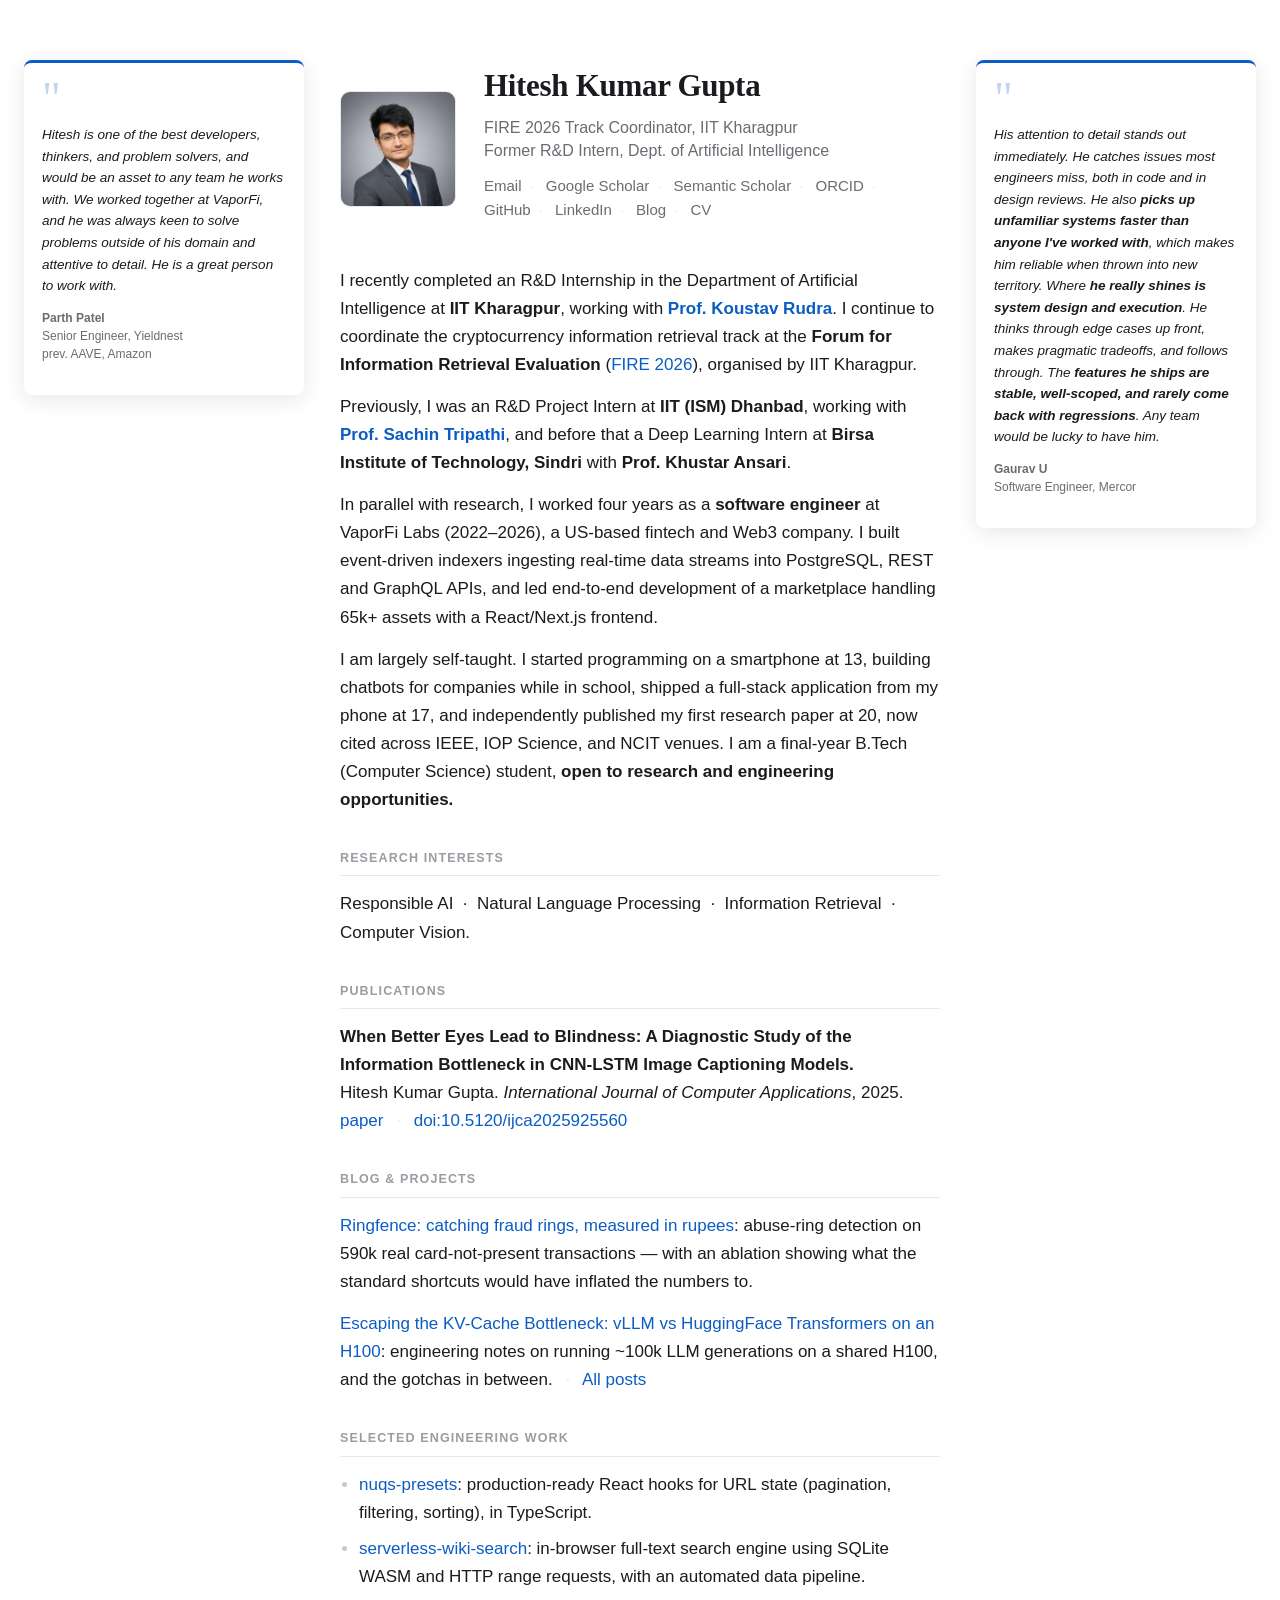
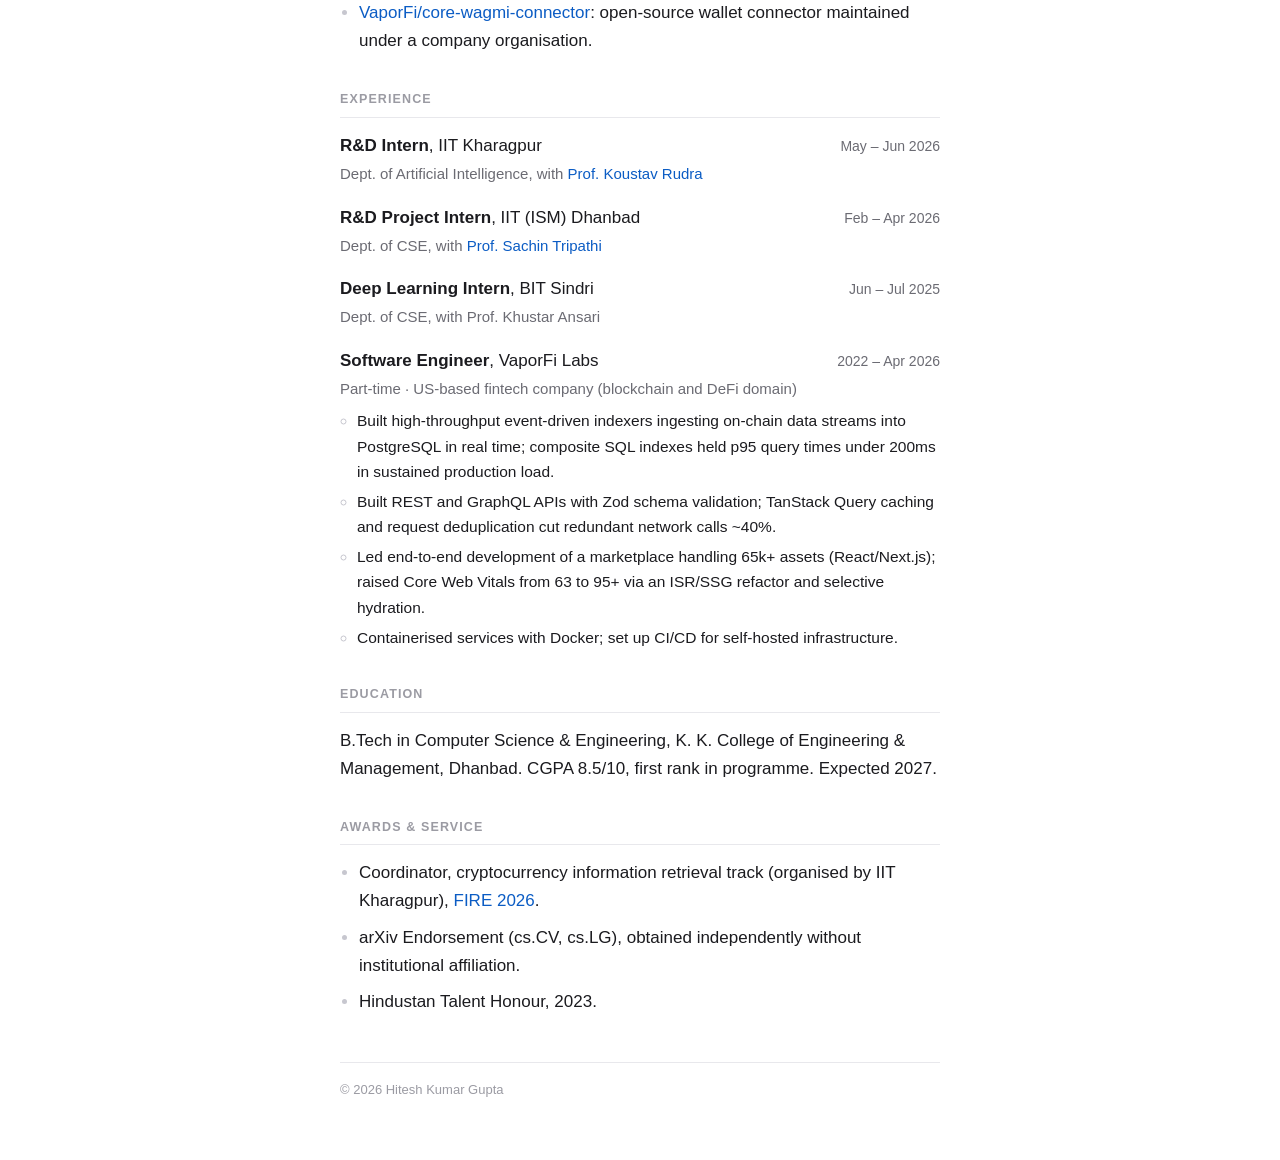
<file: index.html>
<!DOCTYPE html>
<html lang="en">

<head>
  <meta charset="utf-8">
  <meta name="viewport" content="width=device-width, initial-scale=1">
  <base target="_blank" rel="noopener">
  <title>Hitesh Kumar Gupta</title>
  <meta name="description"
    content="Software engineer (4 years production) and AI researcher (NLP, IR, CV). FIRE 2026 coordinator, IIT Kharagpur. Open to research and engineering opportunities.">
  <meta name="author" content="Hitesh Kumar Gupta">
  <meta name="robots" content="index, follow">
  <link rel="canonical" href="https://hiteshkrgupta.github.io/">
  <link rel="icon"
    href="data:image/svg+xml,%3Csvg xmlns='http://www.w3.org/2000/svg' viewBox='0 0 100 100'%3E%3Crect width='100' height='100' rx='20' fill='%230b5cc4'/%3E%3Ctext x='50' y='71' font-family='Georgia,serif' font-size='62' fill='white' text-anchor='middle'%3EH%3C/text%3E%3C/svg%3E">

  <meta property="og:type" content="profile">
  <meta property="og:title" content="Hitesh Kumar Gupta">
  <meta property="og:description"
    content="Software engineer (4 years production experience) and AI researcher (NLP, IR, computer vision). FIRE 2026 track coordinator at IIT Kharagpur. Open to research and engineering opportunities.">
  <meta property="og:url" content="https://hiteshkrgupta.github.io/">
  <meta property="og:image" content="https://hiteshkrgupta.github.io/photo.png">
  <meta name="twitter:card" content="summary">
  <meta name="twitter:site" content="@iHiteshAgrawal">
  <meta name="twitter:title" content="Hitesh Kumar Gupta">
  <meta name="twitter:description"
    content="Software engineer and AI researcher. FIRE 2026 track coordinator (IIT Kharagpur). Open to research and engineering opportunities.">
  <meta name="twitter:image" content="https://hiteshkrgupta.github.io/photo.png">

  <script type="application/ld+json">
  {
    "@context": "https://schema.org",
    "@type": "Person",
    "name": "Hitesh Kumar Gupta",
    "alternateName": ["Hitesh Agrawal", "Hitesh Gupta"],
    "url": "https://hiteshkrgupta.github.io/",
    "image": "https://hiteshkrgupta.github.io/photo.png",
    "gender": "Male",
    "nationality": "India",
    "jobTitle": "Software Engineer and AI Researcher",
    "description": "Software engineer with four years of production experience (event-driven systems, PostgreSQL, REST/GraphQL APIs, React/Next.js) and AI researcher specialising in NLP, information retrieval, and computer vision. FIRE 2026 track coordinator at IIT Kharagpur. Former R&D Intern at IIT Kharagpur and IIT (ISM) Dhanbad.",
    "hasOccupation": [
      { "@type": "Occupation", "name": "Software Engineer" },
      { "@type": "Occupation", "name": "AI Researcher" }
    ],
    "affiliation": {
      "@type": "Organization",
      "name": "Indian Institute of Technology Kharagpur",
      "sameAs": "https://en.wikipedia.org/wiki/Indian_Institute_of_Technology_Kharagpur"
    },
    "alumniOf": {
      "@type": "EducationalOrganization",
      "name": "K. K. College of Engineering & Management"
    },
    "knowsAbout": [
      "https://en.wikipedia.org/wiki/Natural_language_processing",
      "https://en.wikipedia.org/wiki/Information_retrieval",
      "https://en.wikipedia.org/wiki/Computer_vision",
      "Machine Unlearning",
      "Responsible AI",
      "Large Language Models",
      "LLM Inference Optimization",
      "Blockchain",
      "Smart Contracts",
      "TypeScript",
      "React",
      "PostgreSQL"
    ],
    "sameAs": [
      "https://scholar.google.com/citations?user=6na0WF0AAAAJ",
      "https://orcid.org/0009-0000-0040-0651",
      "https://www.semanticscholar.org/author/Hitesh-Kumar-Gupta/2004276626",
      "https://github.com/ihiteshagrawal",
      "https://linkedin.com/in/ihiteshagrawal",
      "https://x.com/iHiteshAgrawal"
    ],
    "publishingPrinciples": [
      {
        "@type": "DigitalDocument",
        "name": "When Better Eyes Lead to Blindness: A Diagnostic Study of the Information Bottleneck in CNN-LSTM Image Captioning Models",
        "url": "https://ijca.phdfocus.com/archives/volume187/issue31/when-better-eyes-lead-to-blindness-a-diagnostic-study-of-the-information-bottleneck-in-cnn-lstm-image-captioning-models/"
      }
    ]
  }
  </script>
  <style>
    :root {
      --ink: #1b1b1f;
      --muted: #6b6b73;
      --faint: #9b9ba3;
      --accent: #0b5cc4;
      --rule: #e8e8ec;
    }

    * {
      box-sizing: border-box;
    }

    html {
      -webkit-text-size-adjust: 100%;
    }

    body {
      font-family: ui-sans-serif, -apple-system, BlinkMacSystemFont, "Segoe UI", Helvetica, Arial, sans-serif;
      color: var(--ink);
      line-height: 1.65;
      font-size: 17px;
      margin: 0;
      -webkit-font-smoothing: antialiased;
      text-rendering: optimizeLegibility;
    }

    .page-wrap {
      display: flex;
      justify-content: center;
      align-items: flex-start;
      gap: 36px;
      padding: 60px 24px;
    }

    .main-col {
      max-width: 720px;
      width: 100%;
      min-width: 0;
    }

    a {
      color: var(--accent);
      text-decoration: none;
    }

    a:hover {
      text-decoration: underline;
      text-underline-offset: 2px;
    }

    header {
      display: flex;
      gap: 28px;
      align-items: center;
      margin-bottom: 30px;
    }

    .photo {
      width: 116px;
      height: 116px;
      border-radius: 10px;
      object-fit: cover;
      background: #f1f1f4;
      border: 1px solid var(--rule);
      flex: none;
    }

    h1 {
      font-family: Georgia, "Iowan Old Style", "Palatino Linotype", Palatino, serif;
      font-size: 31px;
      font-weight: 600;
      letter-spacing: -0.01em;
      margin: 0 0 5px;
    }

    .affil {
      color: var(--muted);
      font-size: 16px;
      line-height: 1.45;
      margin: 0 0 11px;
    }

    .contact {
      font-size: 15px;
      color: var(--faint);
    }

    .contact a {
      color: var(--muted);
    }

    .contact a:hover {
      color: var(--accent);
    }

    .sep {
      color: var(--rule);
      margin: 0 8px;
    }

    section {
      margin-bottom: 4px;
    }

    h2 {
      font-size: 12.5px;
      font-weight: 600;
      text-transform: uppercase;
      letter-spacing: 0.09em;
      color: var(--faint);
      border-bottom: 1px solid var(--rule);
      padding-bottom: 7px;
      margin: 34px 0 14px;
    }

    p {
      margin: 0 0 14px;
    }

    .lead p:first-child {
      margin-top: 0;
    }

    ul {
      padding-left: 19px;
      margin: 0 0 14px;
    }

    li {
      margin-bottom: 8px;
    }

    li::marker {
      color: #c7c7cf;
    }

    .pub .title {
      font-weight: 600;
    }

    .pub .meta {
      color: var(--muted);
      font-size: 15px;
    }

    .exp {
      list-style: none;
      padding-left: 0;
    }

    .exp>li {
      margin-bottom: 17px;
    }

    .exp .head {
      display: flex;
      justify-content: space-between;
      gap: 16px;
      align-items: baseline;
    }

    .exp .date {
      color: var(--muted);
      font-size: 14px;
      white-space: nowrap;
      flex: none;
    }

    .exp .where {
      color: var(--muted);
      font-size: 15px;
      margin-top: 2px;
    }

    .exp .desc {
      margin: 6px 0 0;
      padding-left: 17px;
      font-size: 15.5px;
    }

    .exp .desc li {
      margin-bottom: 4px;
    }

    footer {
      margin-top: 46px;
      color: var(--faint);
      font-size: 13px;
      border-top: 1px solid var(--rule);
      padding-top: 16px;
    }

    /* Recommendation cards */
    .rec-mark {
      font-family: Georgia, serif;
      font-size: 52px;
      line-height: 0.85;
      color: var(--accent);
      opacity: 0.25;
      display: block;
      margin-bottom: 6px;
    }

    .rec-quote {
      font-style: italic;
      margin: 0 0 13px;
    }

    .rec-attr {
      color: var(--muted);
      line-height: 1.5;
    }

    .rec-side {
      display: none;
    }

    .rec-inline {
      display: block;
    }

    .rec-card {
      background: #fff;
      border-top: 3px solid var(--accent);
      border-radius: 8px;
      box-shadow: 0 3px 16px rgba(0, 0, 0, 0.09);
      padding: 16px 18px 18px;
      margin-bottom: 16px;
      font-size: 15px;
    }

    .rec-card .rec-attr {
      font-size: 13px;
    }

    @media (min-width: 1240px) {
      .rec-inline {
        display: none;
      }

      .rec-side {
        display: block;
        width: 280px;
        flex: none;
        background: #fff;
        border-top: 3px solid var(--accent);
        border-radius: 8px;
        padding: 16px 18px 18px;
        box-shadow: 0 4px 22px rgba(0, 0, 0, 0.10);
        font-size: 13.5px;
        line-height: 1.6;
      }

      .rec-side .rec-mark {
        font-size: 46px;
      }

      .rec-side .rec-quote {
        margin: 0 0 12px;
      }

      .rec-side .rec-attr {
        font-size: 12px;
      }
    }

    @media (max-width: 540px) {
      .page-wrap {
        padding: 40px 24px;
      }

      header {
        gap: 20px;
      }

      .photo {
        width: 92px;
        height: 92px;
      }

      h1 {
        font-size: 27px;
      }

      .exp .head {
        flex-direction: column;
        gap: 0;
      }
    }
  </style>
  <!-- Google tag (gtag.js) -->
  <script>
    if (location.hostname !== 'localhost' && location.hostname !== '127.0.0.1' && location.hostname !== '') {
      var s = document.createElement('script');
      s.async = true;
      s.src = 'https://www.googletagmanager.com/gtag/js?id=G-MDT4B1L3TP';
      document.head.appendChild(s);
      window.dataLayer = window.dataLayer || [];
      function gtag() { dataLayer.push(arguments); }
      gtag('js', new Date());
      gtag('config', 'G-MDT4B1L3TP');
    }
  </script>
</head>

<body>

  <div class="page-wrap">

    <aside class="rec-side">
      <span class="rec-mark">"</span>
      <p class="rec-quote">Hitesh is one of the best developers, thinkers, and problem solvers, and would be an asset
        to any team he works with. We worked together at VaporFi, and he was always keen to solve problems outside
        of his domain and attentive to detail. He is a great person to work with.</p>
      <p class="rec-attr"><strong>Parth Patel</strong><br>Senior Engineer, Yieldnest<br>prev. AAVE, Amazon</p>
    </aside>

    <div class="main-col">

      <header>
        <img class="photo" src="photo.png" alt="Hitesh Kumar Gupta" onerror="this.style.display='none'">
        <div>
          <h1>Hitesh Kumar Gupta</h1>
          <p class="affil">FIRE 2026 Track Coordinator, IIT Kharagpur<br>
            Former R&amp;D Intern, Dept. of Artificial Intelligence</p>
          <p class="contact">
            <a href="mailto:hiteshagarwal172@gmail.com">Email</a><span class="sep">·</span>
            <a href="https://scholar.google.com/citations?user=6na0WF0AAAAJ">Google Scholar</a><span
              class="sep">·</span>
            <a
              href="https://www.semanticscholar.org/author/Hitesh-Kumar-Gupta/2004276626">Semantic&nbsp;Scholar</a><span
              class="sep">·</span>
            <a href="https://orcid.org/0009-0000-0040-0651">ORCID</a><span class="sep">·</span>
            <a href="https://github.com/ihiteshagrawal">GitHub</a><span class="sep">·</span>
            <a href="https://linkedin.com/in/ihiteshagrawal">LinkedIn</a><span class="sep">·</span>
            <a href="blog/" target="_self">Blog</a><span class="sep">·</span>
            <a href="cv.pdf">CV</a>
          </p>
        </div>
      </header>

      <section class="lead">
        <p>
          I recently completed an R&amp;D Internship in the Department of Artificial Intelligence at
          <b>IIT Kharagpur</b>, working with
          <b><a href="https://sites.google.com/view/krudra5/home">Prof. Koustav Rudra</a></b>. I continue
          to coordinate the cryptocurrency information retrieval track at the
          <b>Forum for Information Retrieval Evaluation</b>
          (<a href="https://fire.irsi.org.in/fire/2026/">FIRE 2026</a>), organised by IIT Kharagpur.
        </p>
        <p>
          Previously, I was an R&amp;D Project Intern at <b>IIT (ISM) Dhanbad</b>, working with
          <b><a href="https://www.iitism.ac.in/faculty-details?faculty=sachin2781">Prof. Sachin Tripathi</a></b>,
          and before that a Deep Learning Intern at <b>Birsa Institute of Technology, Sindri</b> with
          <b>Prof. Khustar Ansari</b>.
        </p>
        <p>
          In parallel with research, I worked four years as a <b>software engineer</b> at VaporFi Labs
          (2022&ndash;2026), a US-based fintech and Web3 company. I built event-driven indexers ingesting
          real-time data streams into PostgreSQL, REST and GraphQL APIs, and led end-to-end development
          of a marketplace handling 65k+ assets with a React/Next.js frontend.
        </p>
        <p>
          I am largely self-taught. I started programming on a smartphone at 13, building chatbots for
          companies while in school, shipped a full-stack application from my phone at 17, and
          independently published my first research paper at 20, now cited across IEEE, IOP Science, and
          NCIT venues. I am a final-year B.Tech (Computer Science) student,
          <b>open to research and engineering opportunities.</b>
        </p>
      </section>

      <section>
        <h2>Research Interests</h2>
        <p>Responsible AI &nbsp;·&nbsp; Natural Language Processing &nbsp;·&nbsp; Information Retrieval
          &nbsp;·&nbsp; Computer Vision.</p>
      </section>

      <section class="pub">
        <h2>Publications</h2>
        <p>
          <span class="title">When Better Eyes Lead to Blindness: A Diagnostic Study of the Information
            Bottleneck in CNN-LSTM Image Captioning Models.</span><br>
          Hitesh Kumar Gupta. <i>International Journal of Computer Applications</i>, 2025.
          <a
            href="https://ijca.phdfocus.com/archives/volume187/issue31/when-better-eyes-lead-to-blindness-a-diagnostic-study-of-the-information-bottleneck-in-cnn-lstm-image-captioning-models/">paper</a>
          <span class="sep">·</span>
          <a href="https://doi.org/10.5120/ijca2025925560">doi:10.5120/ijca2025925560</a>
        </p>
      </section>

      <section>
        <h2>Blog & Projects</h2>
        <p>
          <a href="projects/ringfence/" target="_self">Ringfence: catching fraud rings,
            measured in rupees</a>: abuse-ring detection on 590k real card-not-present
          transactions — with an ablation showing what the standard shortcuts would have
          inflated the numbers to.
        </p>

        <p>
          <a href="blog/vllm-vs-huggingface/" target="_self">Escaping the KV-Cache Bottleneck: vLLM vs
            HuggingFace Transformers on an H100</a>: engineering notes on running ~100k LLM
          generations on a shared H100, and the gotchas in between.
          <span class="sep">·</span> <a href="blog/" target="_self">All posts</a>
        </p>
      </section>

      <section>
        <h2>Selected Engineering Work</h2>
        <ul>
          <li><a href="https://github.com/ihiteshagrawal/nuqs-presets">nuqs-presets</a>:
            production-ready React hooks for URL state (pagination, filtering, sorting), in TypeScript.</li>
          <li><a href="https://github.com/ihiteshagrawal/serverless-wiki-search">serverless-wiki-search</a>:
            in-browser full-text search engine using SQLite WASM and HTTP range requests, with an
            automated data pipeline.</li>
          <li><a href="https://github.com/VaporFi/core-wagmi-connector">VaporFi/core-wagmi-connector</a>:
            open-source wallet connector maintained under a company organisation.</li>
        </ul>
      </section>

      <section>
        <h2>Experience</h2>
        <ul class="exp">
          <li>
            <div class="head">
              <span><b>R&amp;D Intern</b>, IIT Kharagpur</span>
              <span class="date">May &ndash; Jun 2026</span>
            </div>
            <div class="where">Dept. of Artificial Intelligence, with
              <a href="https://sites.google.com/view/krudra5/home">Prof. Koustav Rudra</a>
            </div>
          </li>
          <li>
            <div class="head">
              <span><b>R&amp;D Project Intern</b>, IIT (ISM) Dhanbad</span>
              <span class="date">Feb &ndash; Apr 2026</span>
            </div>
            <div class="where">Dept. of CSE, with
              <a href="https://www.iitism.ac.in/faculty-details?faculty=sachin2781">Prof. Sachin Tripathi</a>
            </div>
          </li>
          <li>
            <div class="head">
              <span><b>Deep Learning Intern</b>, BIT Sindri</span>
              <span class="date">Jun &ndash; Jul 2025</span>
            </div>
            <div class="where">Dept. of CSE, with Prof. Khustar Ansari</div>
          </li>
          <li>
            <div class="head">
              <span><b>Software Engineer</b>, VaporFi Labs</span>
              <span class="date">2022 &ndash; Apr 2026</span>
            </div>
            <div class="where">Part-time · US-based fintech company (blockchain and DeFi domain)</div>
            <ul class="desc">
              <li>Built high-throughput event-driven indexers ingesting on-chain data streams into
                PostgreSQL in real time; composite SQL indexes held p95 query times under 200ms in
                sustained production load.</li>
              <li>Built REST and GraphQL APIs with Zod schema validation; TanStack Query caching and
                request deduplication cut redundant network calls ~40%.</li>
              <li>Led end-to-end development of a marketplace handling 65k+ assets (React/Next.js);
                raised Core Web Vitals from 63 to 95+ via an ISR/SSG refactor and selective hydration.</li>
              <li>Containerised services with Docker; set up CI/CD for self-hosted infrastructure.</li>
            </ul>
          </li>
        </ul>
      </section>

      <section class="rec-inline">
        <h2>Recommendations</h2>
        <div class="rec-card">
          <span class="rec-mark">"</span>
          <p class="rec-quote">Hitesh is one of the best developers, thinkers, and problem solvers, and would be an
            asset to any team he works with. We worked together at VaporFi, and he was always keen to solve problems
            outside of his domain and attentive to detail. He is a great person to work with.</p>
          <p class="rec-attr"><strong>Parth Patel</strong> &mdash; Senior Engineer, Yieldnest (prev. AAVE, Amazon)</p>
        </div>
        <div class="rec-card">
          <span class="rec-mark">"</span>
          <p class="rec-quote">His attention to detail stands out immediately. He catches issues most engineers miss,
            both in code and in design reviews. He also picks up unfamiliar systems faster than anyone I've worked with,
            which makes him reliable when thrown into new territory. Where he really shines is system design and
            execution. He thinks through edge cases up front, makes pragmatic tradeoffs, and follows through. The
            features he ships are stable, well-scoped, and rarely come back with regressions. Any team would be lucky to
            have him.</p>
          <p class="rec-attr"><strong>Gaurav U</strong> &mdash; Software Engineer, Mercor</p>
        </div>
      </section>

      <section>
        <h2>Education</h2>
        <p>B.Tech in Computer Science &amp; Engineering, K. K. College of Engineering &amp; Management,
          Dhanbad. CGPA 8.5/10, first rank in programme. Expected 2027.</p>
      </section>

      <section>
        <h2>Awards &amp; Service</h2>
        <ul>
          <li>Coordinator, cryptocurrency information retrieval track (organised by IIT Kharagpur),
            <a href="https://fire.irsi.org.in/fire/2026/">FIRE 2026</a>.
          </li>
          <li>arXiv Endorsement (cs.CV, cs.LG), obtained independently without institutional affiliation.</li>
          <li>Hindustan Talent Honour, 2023.</li>
        </ul>
      </section>

      <footer>
        &copy; 2026 Hitesh Kumar Gupta
      </footer>

    </div>

    <aside class="rec-side">
      <span class="rec-mark">"</span>
      <p class="rec-quote">His attention to detail stands out immediately. He catches issues most engineers miss, both
        in code and in design reviews. He also <b>picks up unfamiliar systems faster than anyone I've worked
          with</b>, which makes him reliable when thrown into new territory. Where <b>he really shines is system
          design and execution</b>. He thinks through edge cases up front, makes pragmatic tradeoffs, and follows
        through. The <b>features he ships are stable, well-scoped, and rarely come back with regressions</b>.
        Any team would be lucky to have him.</p>
      <p class="rec-attr"><strong>Gaurav U</strong><br>Software Engineer, Mercor</p>
    </aside>

  </div>

</body>

</html>
</file>
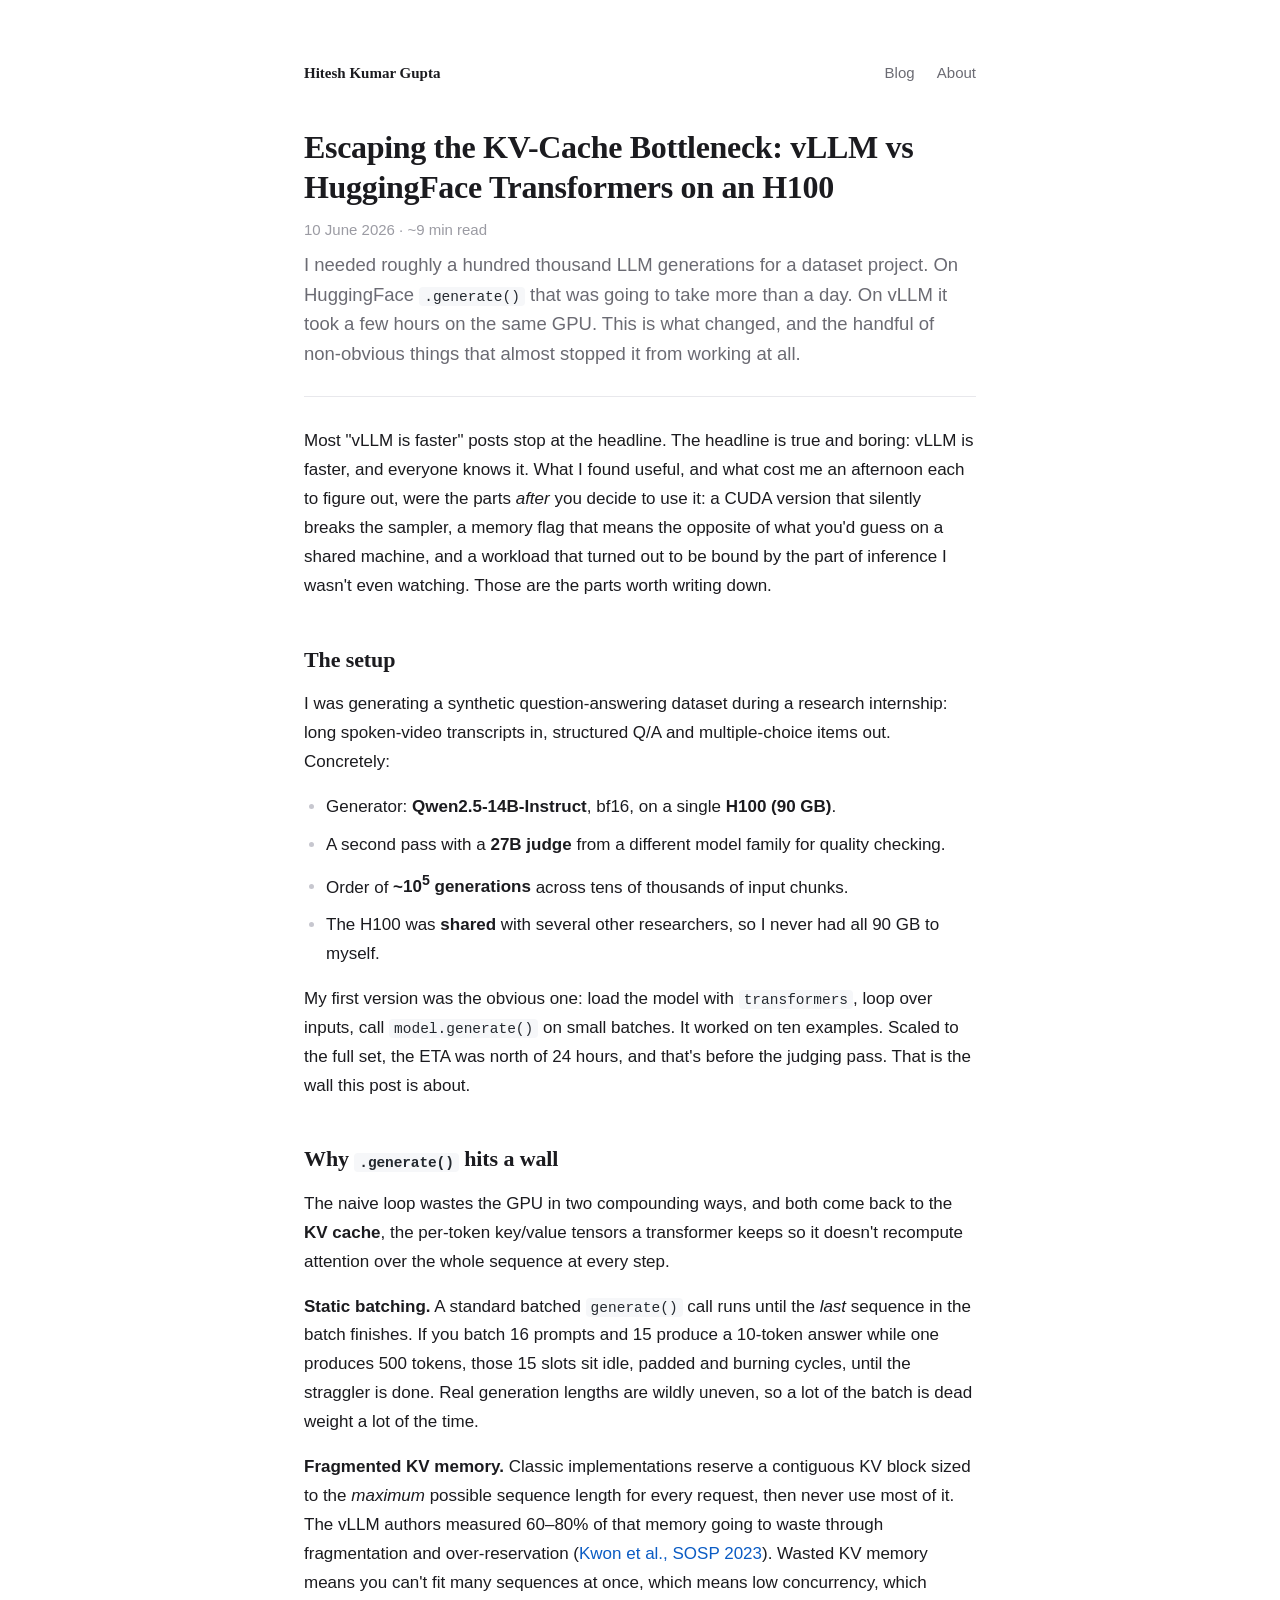
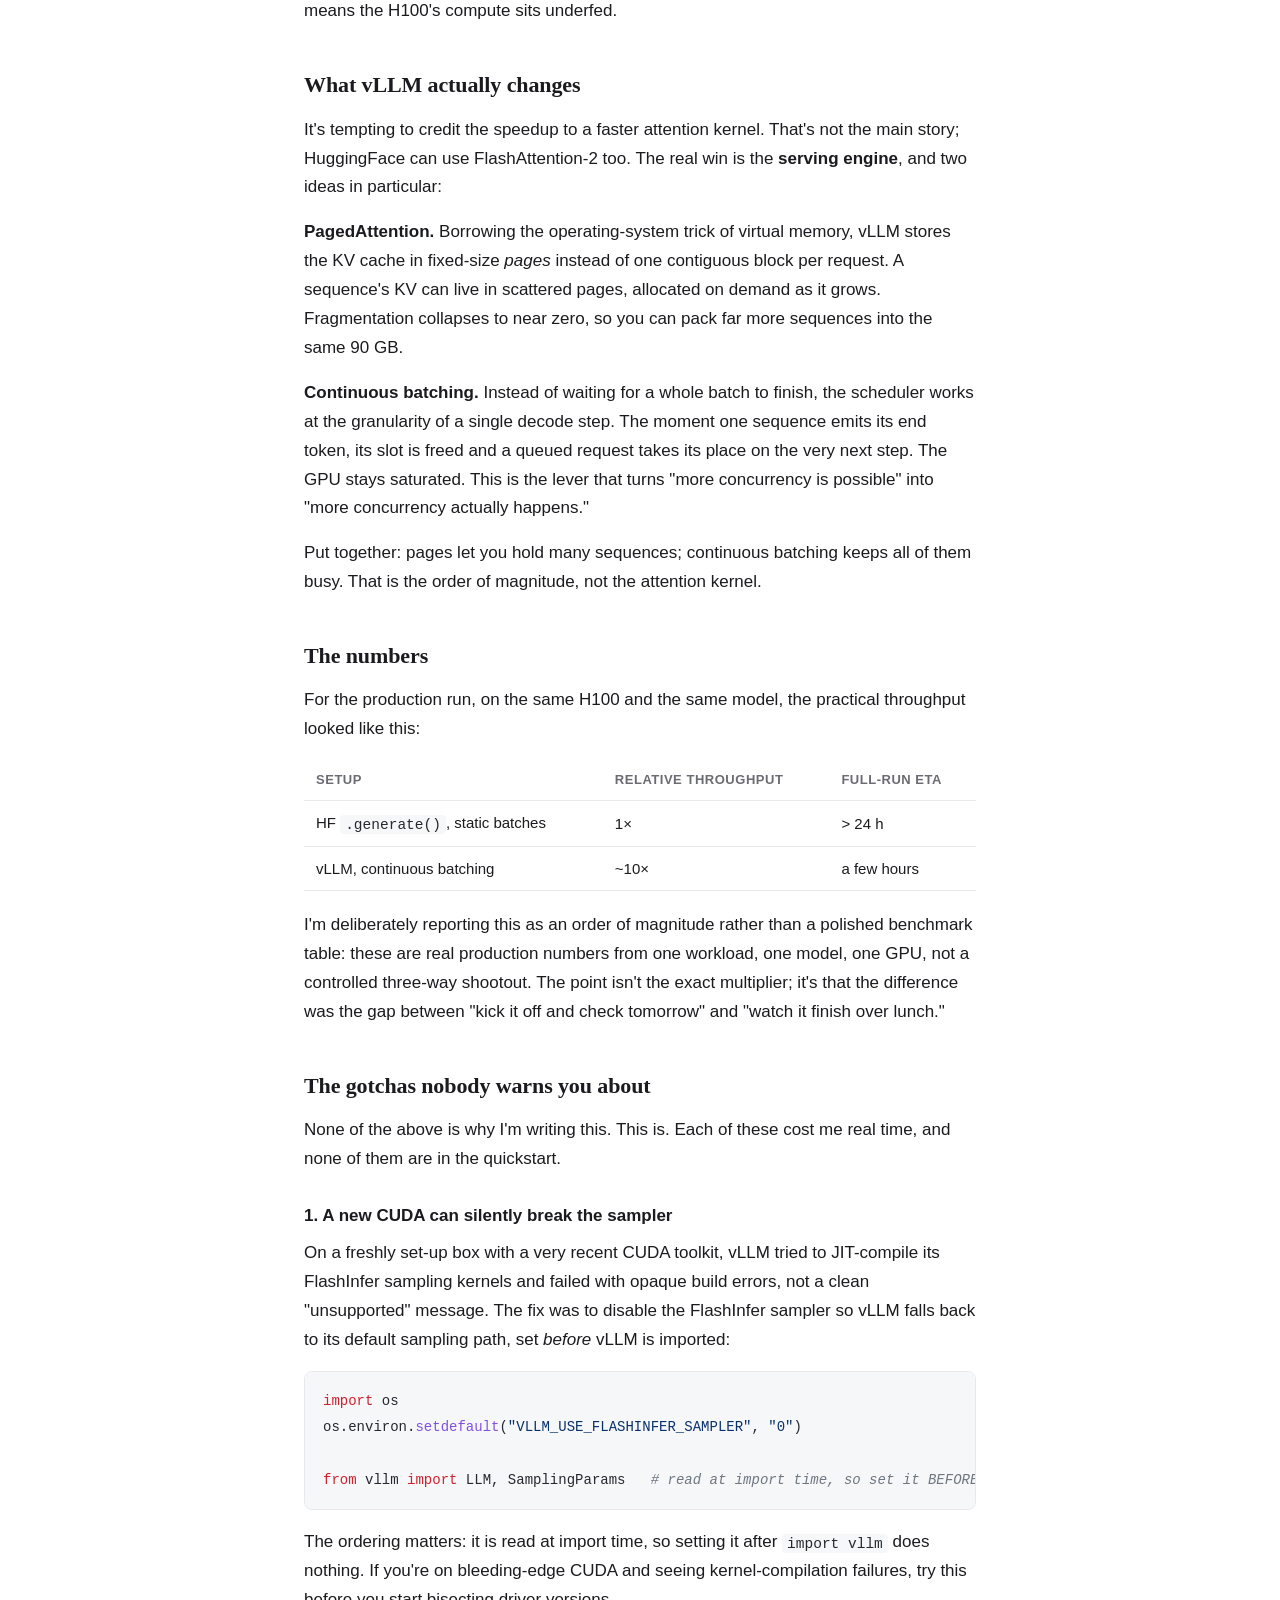
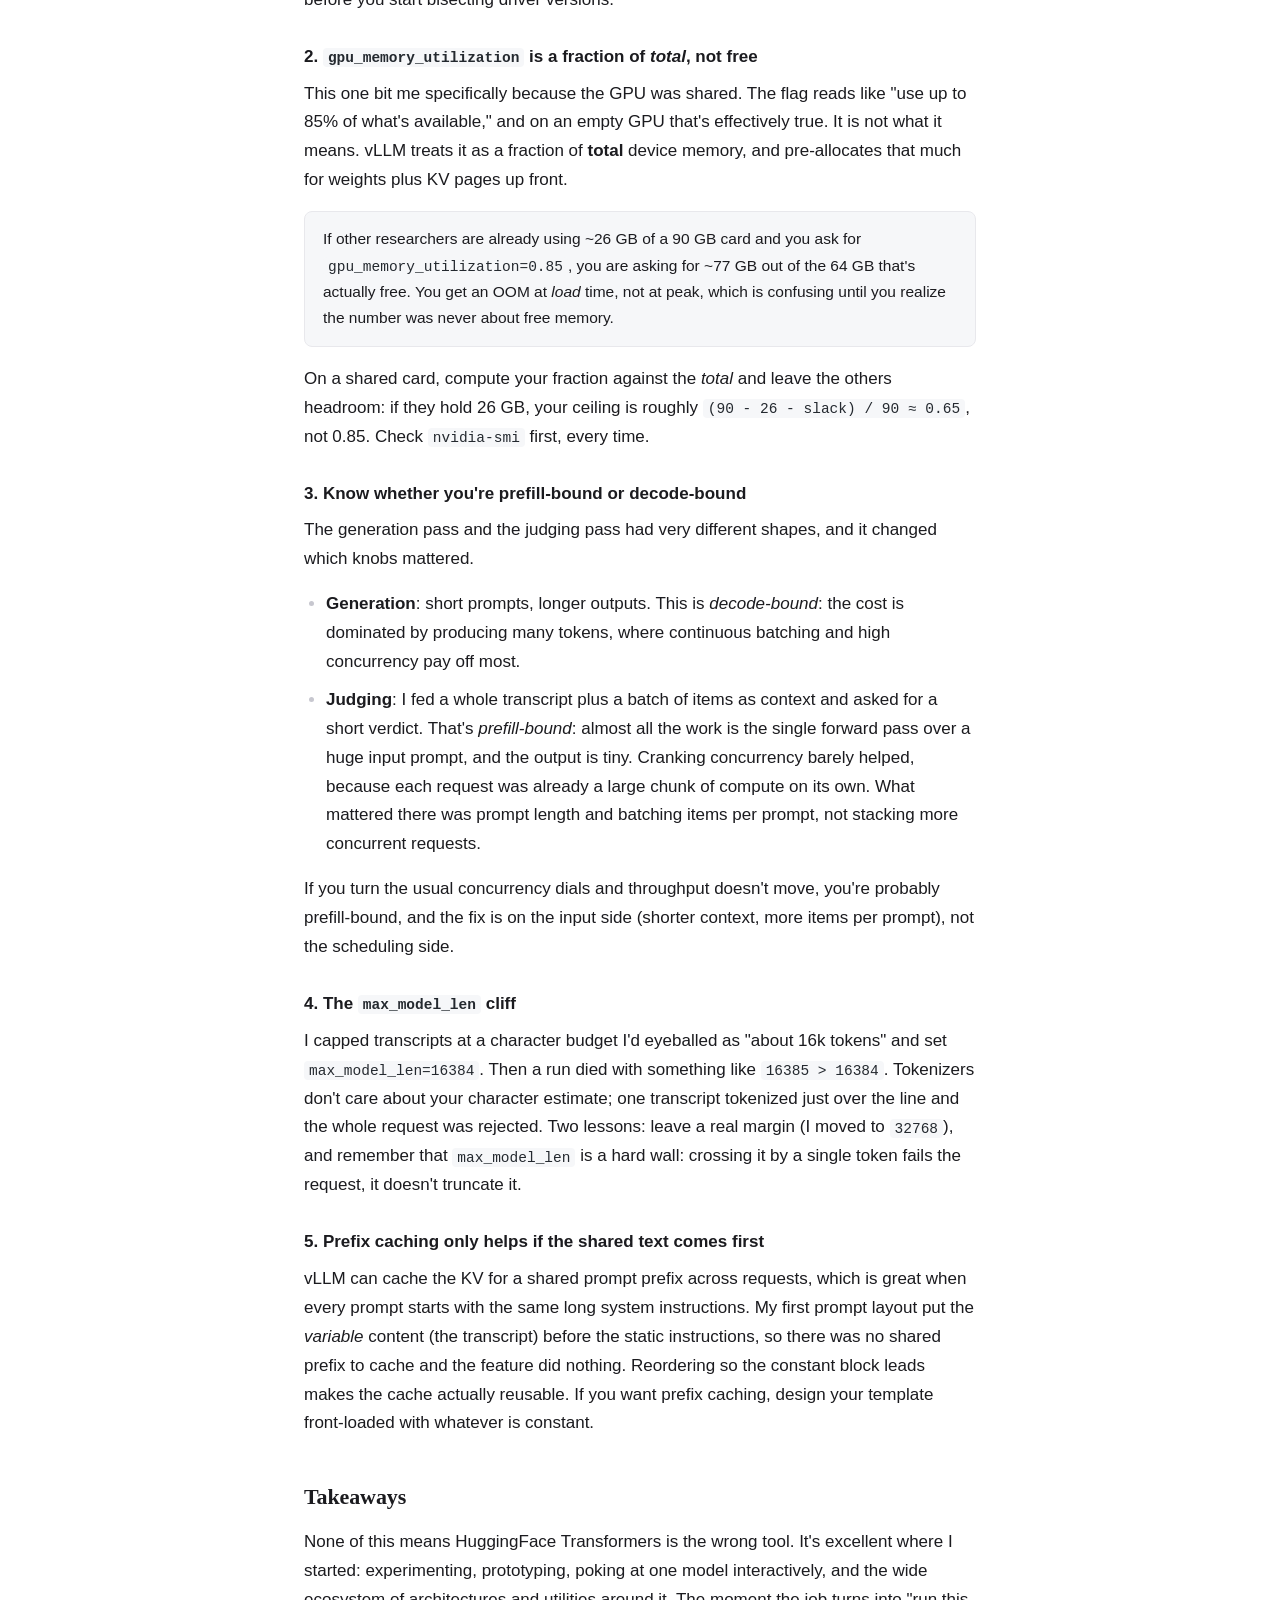
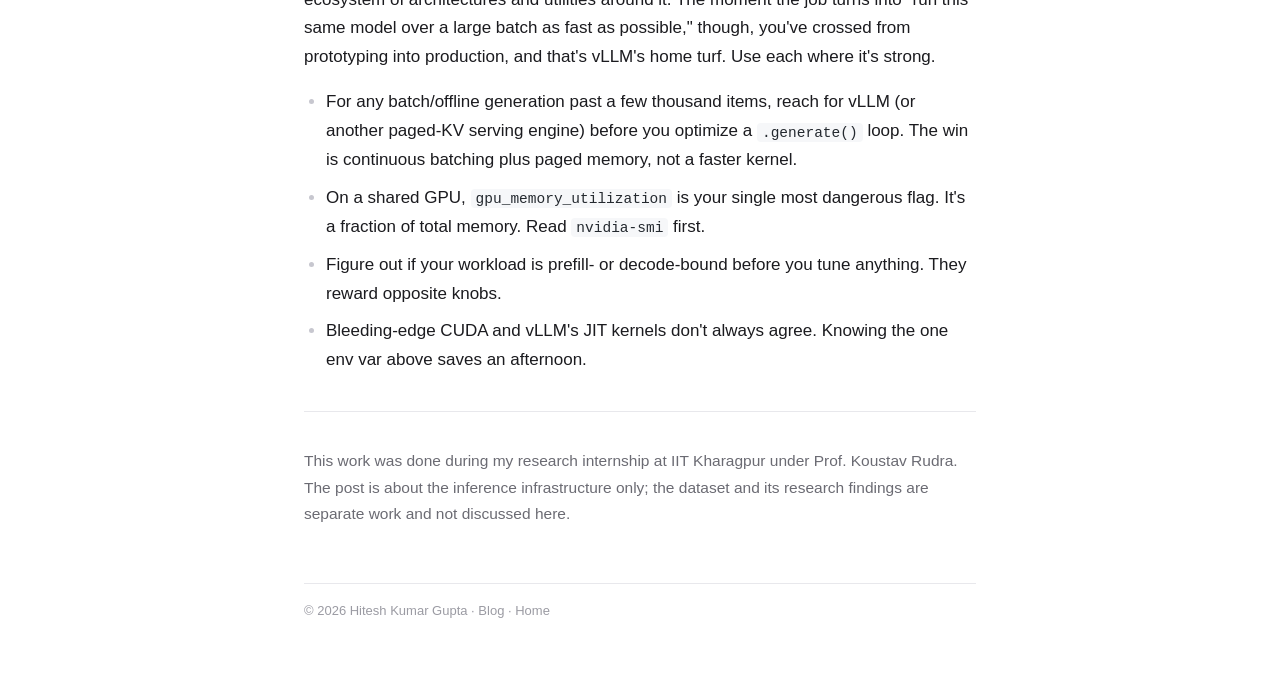
<file: blog/vllm-vs-huggingface/index.html>
<!DOCTYPE html>
<html lang="en">

<head>
  <meta charset="utf-8">
  <meta name="viewport" content="width=device-width, initial-scale=1">
  <title>Escaping the KV-Cache Bottleneck: vLLM vs HuggingFace Transformers on an H100 · Hitesh Kumar Gupta</title>
  <meta name="description"
    content="Running ~100k LLM generations on a shared H100: why HuggingFace .generate() was going to take a day, why vLLM cut it to hours, and the non-obvious gotchas (CUDA-13 FlashInfer, gpu_memory_utilization, prefill- vs decode-bound) nobody warns you about.">
  <meta name="author" content="Hitesh Kumar Gupta">
  <meta name="robots" content="index, follow">
  <link rel="canonical" href="https://hiteshkrgupta.github.io/blog/vllm-vs-huggingface/">
  <link rel="icon"
    href="data:image/svg+xml,%3Csvg xmlns='http://www.w3.org/2000/svg' viewBox='0 0 100 100'%3E%3Crect width='100' height='100' rx='20' fill='%230b5cc4'/%3E%3Ctext x='50' y='71' font-family='Georgia,serif' font-size='62' fill='white' text-anchor='middle'%3EH%3C/text%3E%3C/svg%3E">
  <link rel="stylesheet" href="../style.css">

  <meta property="og:type" content="article">
  <meta property="og:title" content="Escaping the KV-Cache Bottleneck: vLLM vs HuggingFace Transformers on an H100">
  <meta property="og:description"
    content="Why HuggingFace .generate() was going to take a day for ~100k generations, why vLLM cut it to hours, and the gotchas nobody warns you about.">
  <meta property="og:url" content="https://hiteshkrgupta.github.io/blog/vllm-vs-huggingface/">
  <meta property="og:image" content="https://hiteshkrgupta.github.io/blog/vllm-vs-huggingface/throughput.png">
  <meta property="article:published_time" content="2026-06-10">
  <meta property="article:author" content="Hitesh Kumar Gupta">
  <meta name="twitter:card" content="summary_large_image">
  <meta name="twitter:site" content="@iHiteshAgrawal">
  <meta name="twitter:title" content="Escaping the KV-Cache Bottleneck: vLLM vs HuggingFace on an H100">
  <meta name="twitter:description"
    content="Going from a day of inference to a few hours, and the gotchas in between.">
  <meta name="twitter:image" content="https://hiteshkrgupta.github.io/blog/vllm-vs-huggingface/throughput.png">

  <script type="application/ld+json">
  {
    "@context": "https://schema.org",
    "@type": "BlogPosting",
    "headline": "Escaping the KV-Cache Bottleneck: vLLM vs HuggingFace Transformers on an H100",
    "description": "Running ~100k LLM generations on a shared H100: why HuggingFace .generate() was slow, why vLLM was an order of magnitude faster, and the non-obvious gotchas in between.",
    "image": "https://hiteshkrgupta.github.io/blog/vllm-vs-huggingface/throughput.png",
    "datePublished": "2026-06-10",
    "author": {
      "@type": "Person",
      "name": "Hitesh Kumar Gupta",
      "url": "https://hiteshkrgupta.github.io/"
    },
    "mainEntityOfPage": "https://hiteshkrgupta.github.io/blog/vllm-vs-huggingface/",
    "keywords": ["vLLM", "HuggingFace Transformers", "PagedAttention", "KV cache", "LLM inference", "H100", "throughput", "continuous batching"]
  }
  </script>
</head>

<body>

  <div class="topbar">
    <a class="home" href="/" target="_self">Hitesh Kumar Gupta</a>
    <nav>
      <a href="/blog/" target="_self">Blog</a>
      <a href="/" target="_self">About</a>
    </nav>
  </div>

  <article>
    <h1>Escaping the KV-Cache Bottleneck: vLLM vs HuggingFace Transformers on an H100</h1>
    <p class="byline">10 June 2026 · ~9 min read</p>

    <p class="lede">
      I needed roughly a hundred thousand LLM generations for a dataset project. On HuggingFace
      <code>.generate()</code> that was going to take more than a day. On vLLM it took a few hours
      on the same GPU. This is what changed, and the handful of non-obvious things that almost
      stopped it from working at all.
    </p>

    <p>
      Most "vLLM is faster" posts stop at the headline. The headline is true and boring: vLLM is
      faster, and everyone knows it. What I found useful, and what cost me an afternoon each to figure
      out, were the parts <em>after</em> you decide to use it: a CUDA version that silently breaks
      the sampler, a memory flag that means the opposite of what you'd guess on a shared machine,
      and a workload that turned out to be bound by the part of inference I wasn't even watching.
      Those are the parts worth writing down.
    </p>

    <h2>The setup</h2>
    <p>
      I was generating a synthetic question-answering dataset during a research internship: long
      spoken-video transcripts in, structured Q/A and multiple-choice items out. Concretely:
    </p>
    <ul>
      <li>Generator: <strong>Qwen2.5-14B-Instruct</strong>, bf16, on a single <strong>H100 (90&nbsp;GB)</strong>.</li>
      <li>A second pass with a <strong>27B judge</strong> from a different model family for quality checking.</li>
      <li>Order of <strong>~10<sup>5</sup> generations</strong> across tens of thousands of input chunks.</li>
      <li>The H100 was <strong>shared</strong> with several other researchers, so I never had all 90&nbsp;GB to myself.</li>
    </ul>
    <p>
      My first version was the obvious one: load the model with <code>transformers</code>, loop over
      inputs, call <code>model.generate()</code> on small batches. It worked on ten examples. Scaled
      to the full set, the ETA was north of 24 hours, and that's before the judging pass. That is
      the wall this post is about.
    </p>

    <h2>Why <code>.generate()</code> hits a wall</h2>
    <p>
      The naive loop wastes the GPU in two compounding ways, and both come back to the <strong>KV
      cache</strong>, the per-token key/value tensors a transformer keeps so it doesn't recompute
      attention over the whole sequence at every step.
    </p>
    <p>
      <strong>Static batching.</strong> A standard batched <code>generate()</code> call runs until
      the <em>last</em> sequence in the batch finishes. If you batch 16 prompts and 15 produce a
      10-token answer while one produces 500 tokens, those 15 slots sit idle, padded and burning
      cycles, until the straggler is done. Real generation lengths are wildly uneven, so a lot of
      the batch is dead weight a lot of the time.
    </p>
    <p>
      <strong>Fragmented KV memory.</strong> Classic implementations reserve a contiguous KV block
      sized to the <em>maximum</em> possible sequence length for every request, then never use most
      of it. The vLLM authors measured 60–80% of that memory going to waste through fragmentation
      and over-reservation
      (<a href="https://arxiv.org/abs/2309.06180" target="_blank">Kwon et al., SOSP 2023</a>).
      Wasted KV memory means you can't fit many sequences at once, which means low concurrency,
      which means the H100's compute sits underfed.
    </p>

    <h2>What vLLM actually changes</h2>
    <p>
      It's tempting to credit the speedup to a faster attention kernel. That's not the main story;
      HuggingFace can use FlashAttention-2 too. The real win is the <strong>serving engine</strong>,
      and two ideas in particular:
    </p>
    <p>
      <strong>PagedAttention.</strong> Borrowing the operating-system trick of virtual memory, vLLM
      stores the KV cache in fixed-size <em>pages</em> instead of one contiguous block per request.
      A sequence's KV can live in scattered pages, allocated on demand as it grows. Fragmentation
      collapses to near zero, so you can pack far more sequences into the same 90&nbsp;GB.
    </p>
    <p>
      <strong>Continuous batching.</strong> Instead of waiting for a whole batch to finish, the
      scheduler works at the granularity of a single decode step. The moment one sequence emits its
      end token, its slot is freed and a queued request takes its place on the very next step. The
      GPU stays saturated. This is the lever that turns "more concurrency is possible" into "more
      concurrency actually happens."
    </p>
    <p>
      Put together: pages let you hold many sequences; continuous batching keeps all of them busy.
      That is the order of magnitude, not the attention kernel.
    </p>

    <h2>The numbers</h2>
    <p>
      For the production run, on the same H100 and the same model, the practical throughput looked
      like this:
    </p>
    <table>
      <thead>
        <tr><th>Setup</th><th>Relative throughput</th><th>Full-run ETA</th></tr>
      </thead>
      <tbody>
        <tr><td>HF <code>.generate()</code>, static batches</td><td class="num">1×</td><td class="num">&gt; 24 h</td></tr>
        <tr><td>vLLM, continuous batching</td><td class="num">~10×</td><td class="num">a few hours</td></tr>
      </tbody>
    </table>
    <p>
      I'm deliberately reporting this as an order of magnitude rather than a polished benchmark
      table: these are real production numbers from one workload, one model, one GPU, not a
      controlled three-way shootout. The point isn't the exact multiplier; it's that the difference
      was the gap between "kick it off and check tomorrow" and "watch it finish over lunch."
    </p>

    <h2>The gotchas nobody warns you about</h2>
    <p>
      None of the above is why I'm writing this. This is. Each of these cost me real time, and none
      of them are in the quickstart.
    </p>

    <h3>1. A new CUDA can silently break the sampler</h3>
    <p>
      On a freshly set-up box with a very recent CUDA toolkit, vLLM tried to JIT-compile its
      FlashInfer sampling kernels and failed with opaque build errors, not a clean "unsupported"
      message. The fix was to disable the FlashInfer sampler so vLLM falls back to its default
      sampling path, set <em>before</em> vLLM is imported:
    </p>
    <pre><code><span class="tok-kw">import</span> os
os.environ.<span class="tok-fn">setdefault</span>(<span class="tok-str">"VLLM_USE_FLASHINFER_SAMPLER"</span>, <span class="tok-str">"0"</span>)

<span class="tok-kw">from</span> vllm <span class="tok-kw">import</span> LLM, SamplingParams   <span class="tok-com"># read at import time, so set it BEFORE importing vllm</span></code></pre>
    <p>
      The ordering matters: it is read at import time, so setting it after <code>import
      vllm</code> does nothing. If you're on bleeding-edge CUDA and seeing kernel-compilation
      failures, try this before you start bisecting driver versions.
    </p>

    <h3>2. <code>gpu_memory_utilization</code> is a fraction of <em>total</em>, not free</h3>
    <p>
      This one bit me specifically because the GPU was shared. The flag reads like "use up to 85% of
      what's available," and on an empty GPU that's effectively true. It is not what it means. vLLM
      treats it as a fraction of <strong>total</strong> device memory, and pre-allocates that much
      for weights plus KV pages up front.
    </p>
    <div class="callout">
      If other researchers are already using ~26&nbsp;GB of a 90&nbsp;GB card and you ask for
      <code>gpu_memory_utilization=0.85</code>, you are asking for ~77&nbsp;GB out of the 64&nbsp;GB
      that's actually free. You get an OOM at <em>load</em> time, not at peak, which is confusing
      until you realize the number was never about free memory.
    </div>
    <p>
      On a shared card, compute your fraction against the <em>total</em> and leave the others
      headroom: if they hold 26&nbsp;GB, your ceiling is roughly <code>(90 - 26 - slack) / 90 &asymp;
      0.65</code>, not 0.85. Check <code>nvidia-smi</code> first, every time.
    </p>

    <h3>3. Know whether you're prefill-bound or decode-bound</h3>
    <p>
      The generation pass and the judging pass had very different shapes, and it changed which knobs
      mattered.
    </p>
    <ul>
      <li>
        <strong>Generation</strong>: short prompts, longer outputs. This is <em>decode-bound</em>:
        the cost is dominated by producing many tokens, where continuous batching and high
        concurrency pay off most.
      </li>
      <li>
        <strong>Judging</strong>: I fed a whole transcript plus a batch of items as context and
        asked for a short verdict. That's <em>prefill-bound</em>: almost all the work is the single
        forward pass over a huge input prompt, and the output is tiny. Cranking concurrency barely
        helped, because each request was already a large chunk of compute on its own. What mattered
        there was prompt length and batching items per prompt, not stacking more concurrent
        requests.
      </li>
    </ul>
    <p>
      If you turn the usual concurrency dials and throughput doesn't move, you're probably
      prefill-bound, and the fix is on the input side (shorter context, more items per prompt), not
      the scheduling side.
    </p>

    <h3>4. The <code>max_model_len</code> cliff</h3>
    <p>
      I capped transcripts at a character budget I'd eyeballed as "about 16k tokens" and set
      <code>max_model_len=16384</code>. Then a run died with something like <code>16385 &gt;
      16384</code>. Tokenizers don't care about your character estimate; one transcript tokenized
      just over the line and the whole request was rejected. Two lessons: leave a real margin (I
      moved to <code>32768</code>), and remember that <code>max_model_len</code> is a hard wall:
      crossing it by a single token fails the request, it doesn't truncate it.
    </p>

    <h3>5. Prefix caching only helps if the shared text comes first</h3>
    <p>
      vLLM can cache the KV for a shared prompt prefix across requests, which is great when every
      prompt starts with the same long system instructions. My first prompt layout put the <em>variable</em>
      content (the transcript) before the static instructions, so there was no shared prefix to
      cache and the feature did nothing. Reordering so the constant block leads makes the cache
      actually reusable. If you want prefix caching, design your template front-loaded with whatever
      is constant.
    </p>

    <h2>Takeaways</h2>
    <p>
      None of this means HuggingFace Transformers is the wrong tool. It's excellent where I started:
      experimenting, prototyping, poking at one model interactively, and the wide ecosystem of
      architectures and utilities around it. The moment the job turns into "run this same model over
      a large batch as fast as possible," though, you've crossed from prototyping into production,
      and that's vLLM's home turf. Use each where it's strong.
    </p>
    <ul>
      <li>
        For any batch/offline generation past a few thousand items, reach for vLLM (or another
        paged-KV serving engine) before you optimize a <code>.generate()</code> loop. The win is
        continuous batching plus paged memory, not a faster kernel.
      </li>
      <li>
        On a shared GPU, <code>gpu_memory_utilization</code> is your single most dangerous flag.
        It's a fraction of total memory. Read <code>nvidia-smi</code> first.
      </li>
      <li>
        Figure out if your workload is prefill- or decode-bound before you tune anything. They
        reward opposite knobs.
      </li>
      <li>
        Bleeding-edge CUDA and vLLM's JIT kernels don't always agree. Knowing the one env var above
        saves an afternoon.
      </li>
    </ul>

    <hr>
    <p style="color:var(--muted); font-size:15.5px;">
      This work was done during my research internship at IIT Kharagpur under Prof. Koustav Rudra.
      The post is about the inference infrastructure only; the dataset and its research findings are
      separate work and not discussed here.
    </p>
  </article>

  <footer>
    &copy; 2026 Hitesh Kumar Gupta · <a href="/blog/" target="_self">Blog</a> · <a href="/" target="_self">Home</a>
  </footer>

  <!-- Google tag (gtag.js) -->
  <script>
    if (location.hostname !== 'localhost' && location.hostname !== '127.0.0.1' && location.hostname !== '') {
      var s = document.createElement('script');
      s.async = true;
      s.src = 'https://www.googletagmanager.com/gtag/js?id=G-MDT4B1L3TP';
      document.head.appendChild(s);
      window.dataLayer = window.dataLayer || [];
      function gtag() { dataLayer.push(arguments); }
      gtag('js', new Date());
      gtag('config', 'G-MDT4B1L3TP');
    }
  </script>

</body>

</html>
</file>
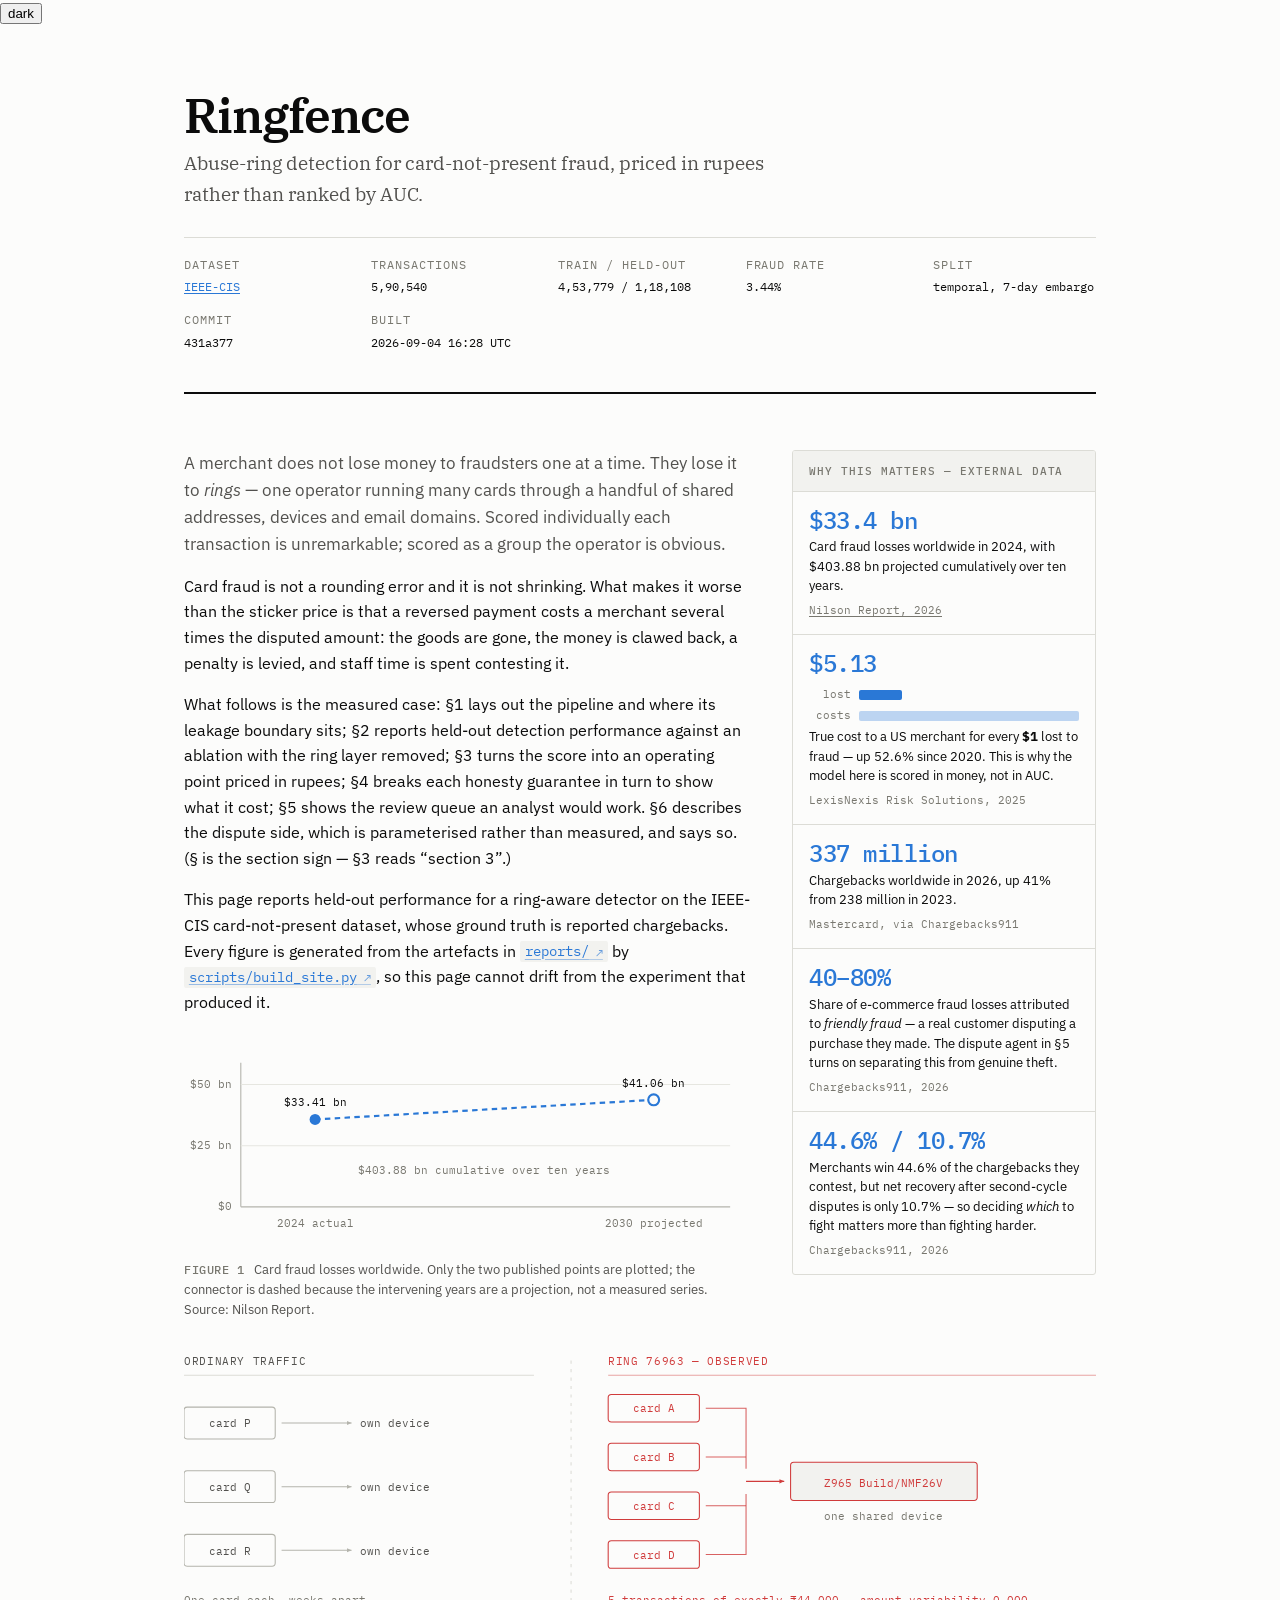
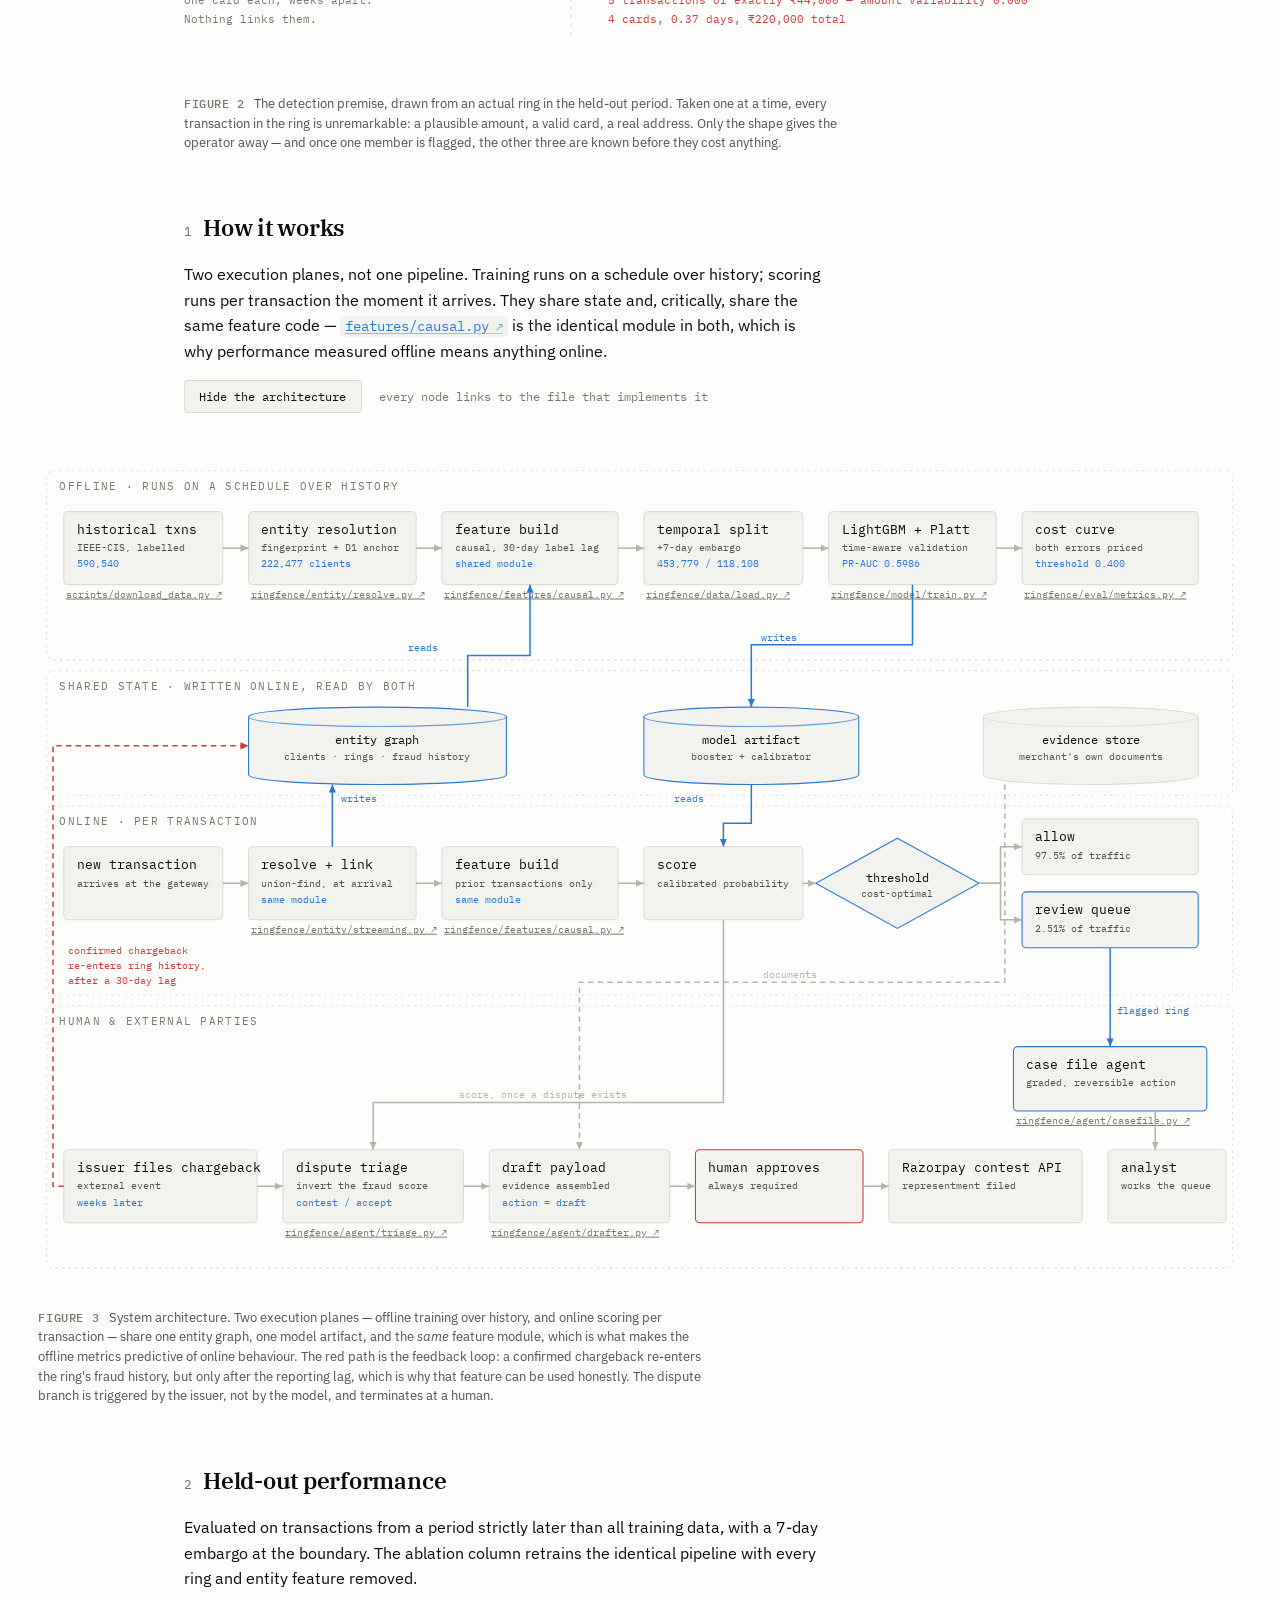
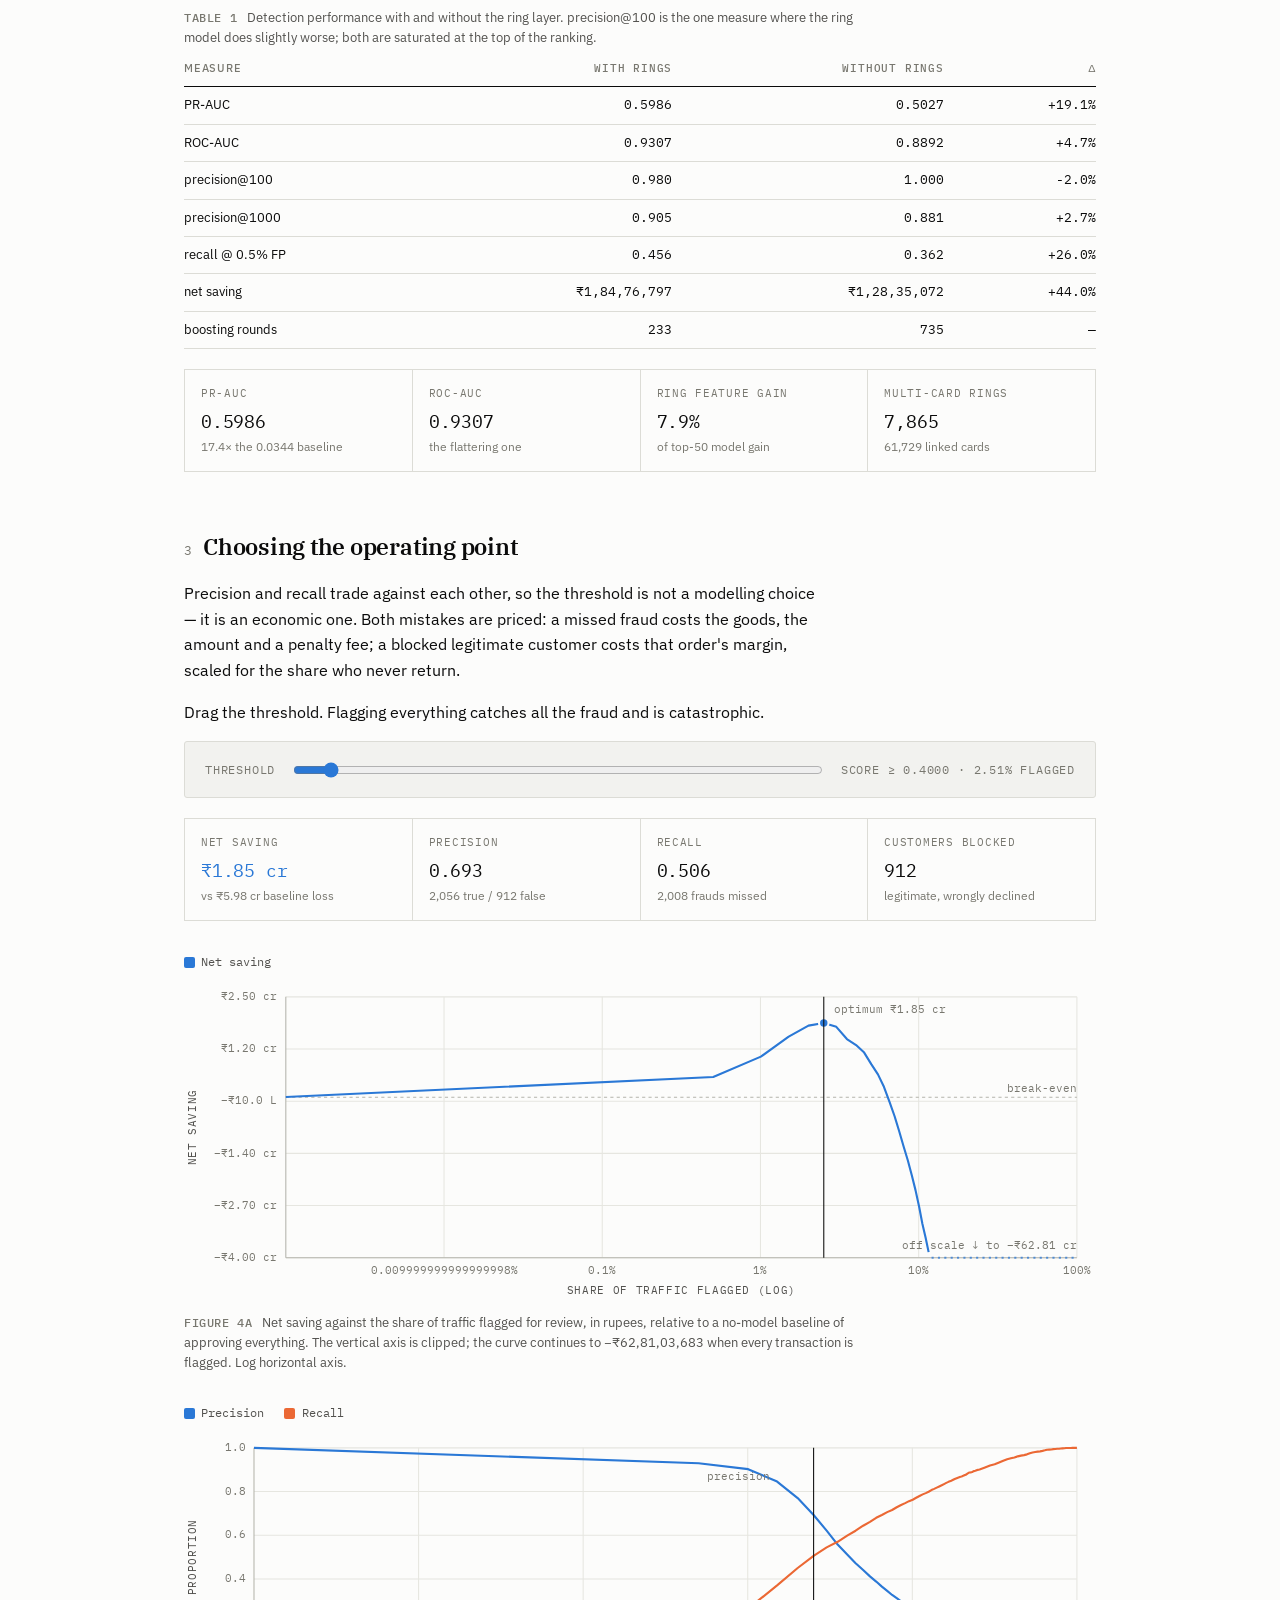
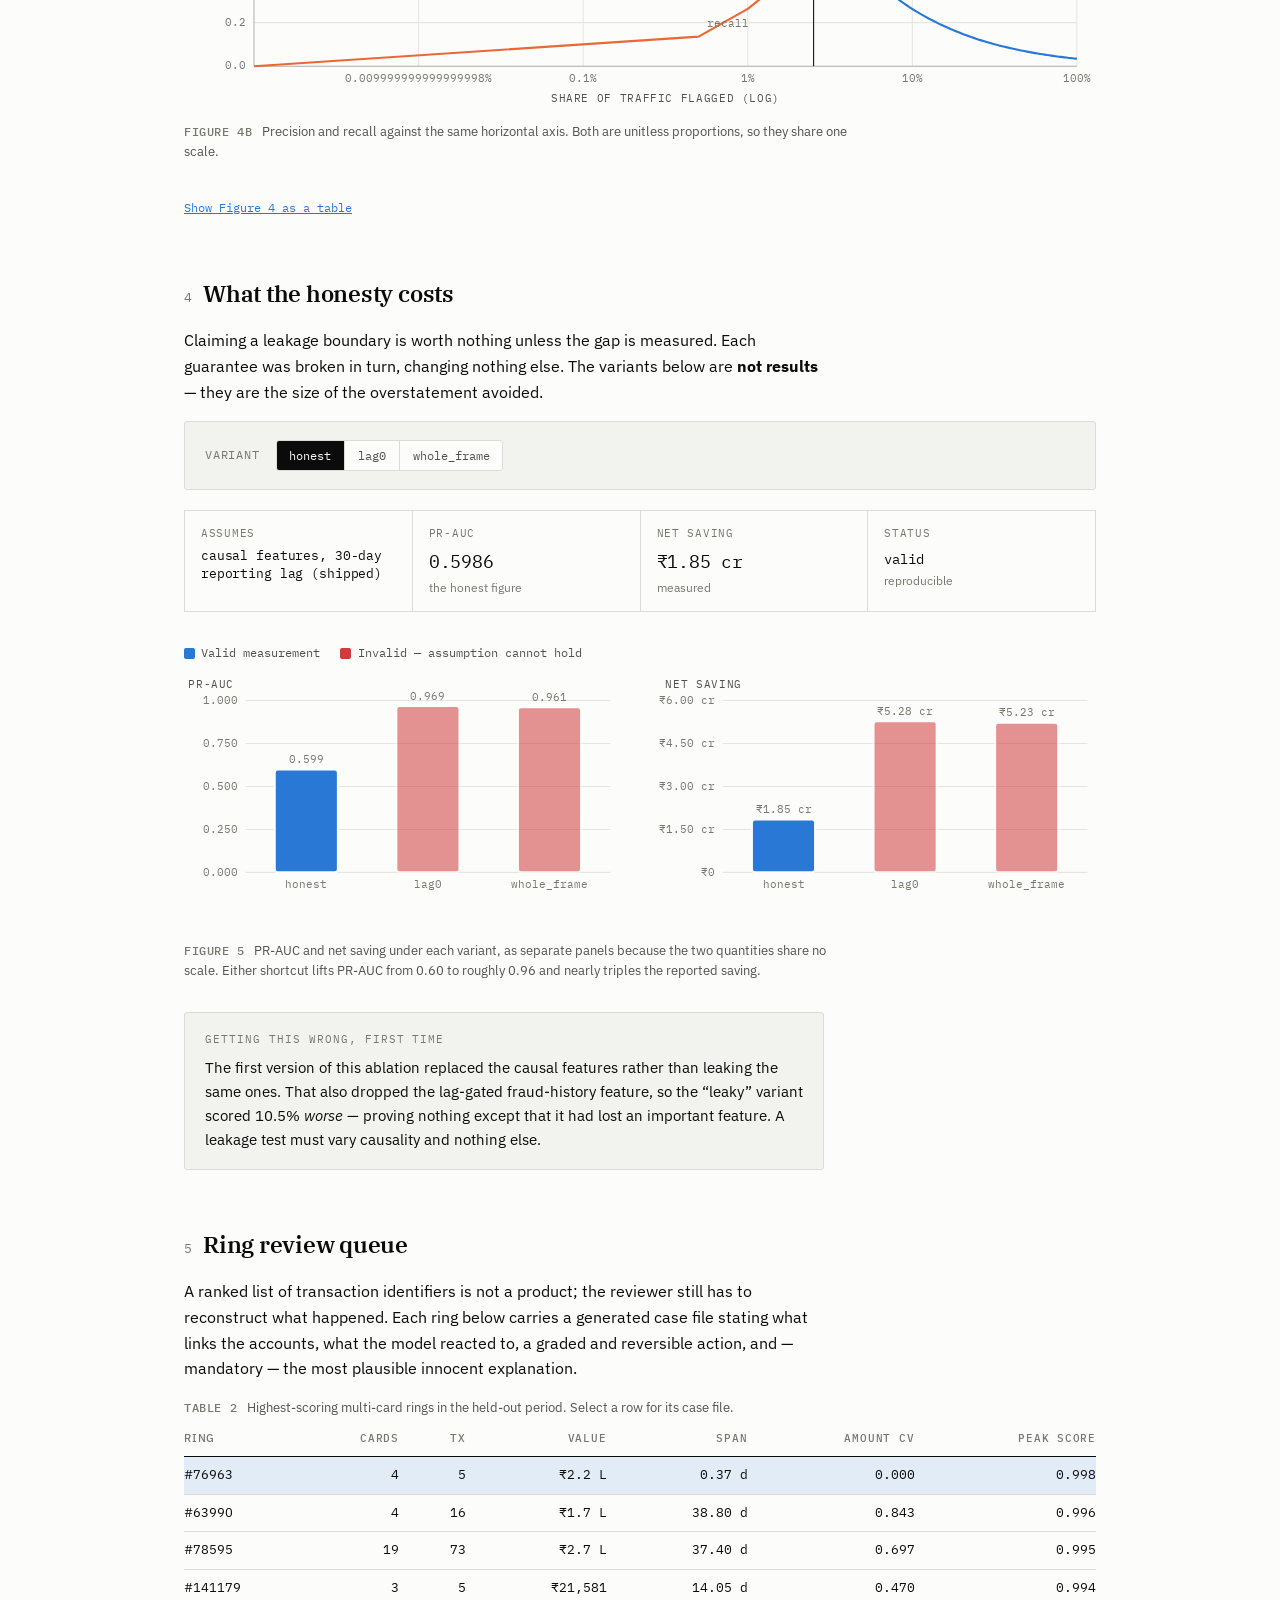
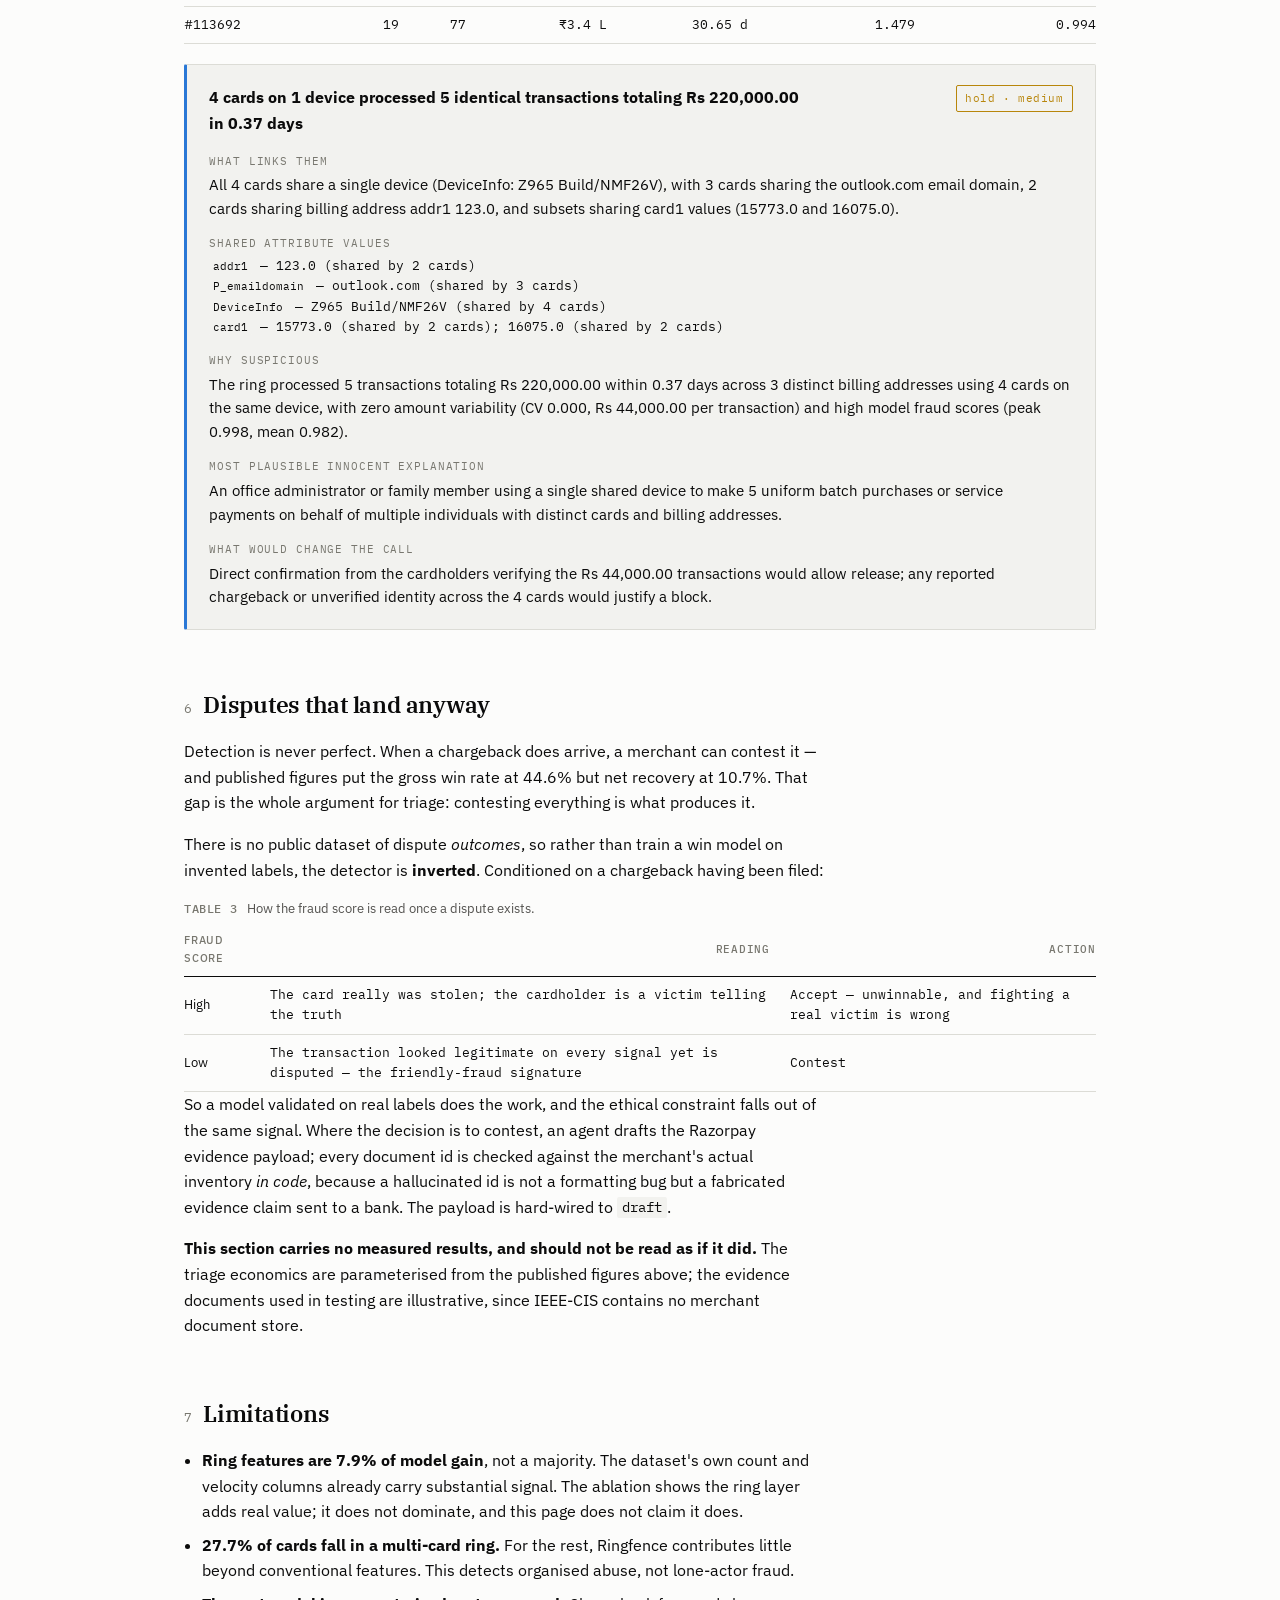
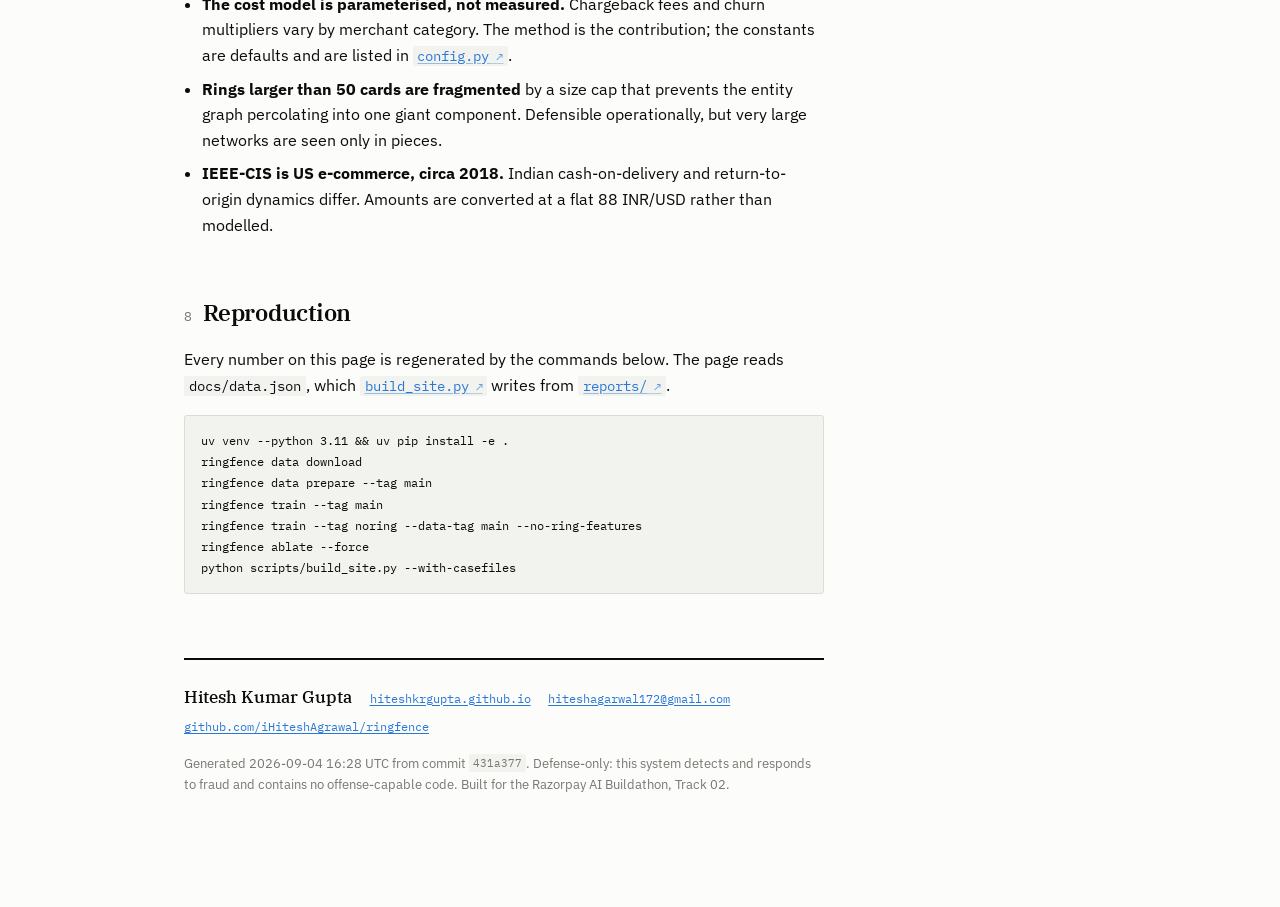
<file: projects/ringfence/index.html>
<!doctype html>
<html lang="en">
<head>
<meta charset="utf-8">
<script>
  // Runs before first paint, so there is no flash of the wrong theme.
  try {
    var t = localStorage.getItem("rf-theme");
    document.documentElement.setAttribute("data-theme", t || "light");
  } catch (e) { document.documentElement.setAttribute("data-theme", "light"); }
</script>
<meta name="viewport" content="width=device-width, initial-scale=1">
<title>Ringfence — Results</title>
<meta name="description" content="Abuse-ring detection for card-not-present fraud: held-out results, cost-optimal thresholding, and a measured leakage ablation.">
<link rel="preconnect" href="https://fonts.googleapis.com">
<link rel="preconnect" href="https://fonts.gstatic.com" crossorigin>
<link rel="stylesheet" href="https://fonts.googleapis.com/css2?family=IBM+Plex+Serif:wght@400;500;600&family=IBM+Plex+Sans:wght@400;500;600&family=IBM+Plex+Mono:wght@400;500&display=swap">
<style>
:root {
  color-scheme: light;
  --surface:        #fcfcfb;
  --surface-2:      #f2f2ef;
  --surface-3:      #e8e8e4;
  --text-primary:   #0b0b0b;
  --text-secondary: #52514e;
  --text-muted:     #78776f;
  --rule:           #dcdcd6;
  --grid:           #e6e6e0;
  --axis:           #b4b4ac;
  --series-1:       #2a78d6;
  --series-2:       #eb6834;
  --invalid:        #d03b3b;
  --series-1-soft:  #2a78d61f;

  --serif: "IBM Plex Serif", Georgia, serif;
  --sans:  "IBM Plex Sans", -apple-system, "Segoe UI", sans-serif;
  --mono:  "IBM Plex Mono", ui-monospace, Menlo, monospace;
  --measure: 40rem;
  --wide: 60rem;
}
@media (prefers-color-scheme: dark) {
  :root:not([data-theme="light"]) {
    color-scheme: dark;
    --surface:        #1a1a19;
    --surface-2:      #232322;
    --surface-3:      #2d2d2b;
    --text-primary:   #ffffff;
    --text-secondary: #c3c2b7;
    --text-muted:     #94938a;
    --rule:           #35352f;
    --grid:           #2b2b28;
    --axis:           #55554e;
    --series-1:       #3987e5;
    --series-2:       #d95926;
    --invalid:        #d03b3b;
    --series-1-soft:  #3987e526;
  }
}
:root[data-theme="dark"] {
  color-scheme: dark;
  --surface:        #1a1a19;
  --surface-2:      #232322;
  --surface-3:      #2d2d2b;
  --text-primary:   #ffffff;
  --text-secondary: #c3c2b7;
  --text-muted:     #94938a;
  --rule:           #35352f;
  --grid:           #2b2b28;
  --axis:           #55554e;
  --series-1:       #3987e5;
  --series-2:       #d95926;
  --invalid:        #d03b3b;
  --series-1-soft:  #3987e526;
}

* { box-sizing: border-box; }
body {
  margin: 0; background: var(--surface); color: var(--text-primary);
  font-family: var(--sans); font-size: 16px; line-height: 1.6;
  -webkit-font-smoothing: antialiased;
}
.wrap { max-width: var(--wide); margin: 0 auto; padding: 0 1.5rem 6rem; }
.col { max-width: var(--measure); }
.num { font-variant-numeric: tabular-nums; }

/* ---- masthead ---- */
header.top { padding: 4rem 0 1.75rem; border-bottom: 2px solid var(--text-primary); }
h1 {
  font-family: var(--serif); font-weight: 600; letter-spacing: -0.02em;
  font-size: clamp(2.1rem, 5vw, 3rem); line-height: 1.05; margin: 0 0 .5rem;
}
.subtitle {
  font-family: var(--serif); font-size: clamp(1.05rem, 2.2vw, 1.2rem);
  color: var(--text-secondary); margin: 0 0 1.75rem; max-width: 38rem;
}
/* Each dt/dd pair is wrapped in a div so the PAIR is the grid item. Putting
   display:grid directly on the dl makes every dt and every dd its own item,
   and a label then flows into a different row from its value. */
.meta {
  display: grid; grid-template-columns: repeat(auto-fit, minmax(10rem, 1fr));
  gap: .9rem 1.5rem; font-family: var(--mono); font-size: .74rem;
  border-top: 1px solid var(--rule); padding-top: 1.1rem;
}
.meta > div { min-width: 0; }
.meta dt { color: var(--text-muted); text-transform: uppercase; letter-spacing: .08em; margin-bottom: .2rem; }
.meta dd { margin: 0; color: var(--text-primary); font-variant-numeric: tabular-nums; overflow-wrap: anywhere; }
.meta a { color: var(--series-1); }

/* ---- sections ---- */
section { margin: 3.5rem 0; scroll-margin-top: 1rem; }
h2 {
  font-family: var(--serif); font-weight: 600; font-size: 1.45rem;
  letter-spacing: -.01em; margin: 0 0 1rem; display: flex; gap: .7rem; align-items: baseline;
}
h2 .sn { font-family: var(--mono); font-size: .8rem; color: var(--text-muted); font-weight: 400; }
h3 { font-family: var(--sans); font-weight: 600; font-size: .98rem; margin: 2rem 0 .5rem; }
p { margin: 0 0 1rem; }
a { color: var(--series-1); text-underline-offset: 2px; }
a:focus-visible, button:focus-visible, input:focus-visible {
  outline: 2px solid var(--series-1); outline-offset: 2px;
}
code { font-family: var(--mono); font-size: .87em; background: var(--surface-2); padding: .1em .35em; border-radius: 2px; }
a.srclink { text-decoration: none; }
a.srclink code { color: var(--series-1); text-decoration: underline;
  text-decoration-color: color-mix(in oklab, var(--series-1) 45%, transparent);
  text-underline-offset: 2px; }
a.srclink:hover code { text-decoration-color: var(--series-1); }
a.srclink code::after { content: " \2197"; font-size: .85em; opacity: .7; }
.lede { font-size: 1.05rem; color: var(--text-secondary); }

/* Intro prose beside a vertical figure panel. Single column below 900px, where
   a 20rem sidebar would squeeze the measure below readability. */
.split { display: grid; gap: 2rem 2.5rem; align-items: start; }
@media (min-width: 900px) { .split { grid-template-columns: minmax(0,1fr) 19rem; } }

.context { border: 1px solid var(--rule); border-radius: 3px; overflow: hidden; }
.context h3 {
  margin: 0; padding: .7rem 1rem; background: var(--surface-2);
  border-bottom: 1px solid var(--rule);
  font-family: var(--mono); font-size: .66rem; letter-spacing: .09em;
  text-transform: uppercase; color: var(--text-muted); font-weight: 500;
}
.stat { padding: .95rem 1rem; border-bottom: 1px solid var(--rule); }
.stat:last-child { border-bottom: 0; }
.stat b {
  font-family: var(--mono); font-size: 1.5rem; font-weight: 500; line-height: 1.1;
  font-variant-numeric: tabular-nums; display: block; margin-bottom: .25rem;
  letter-spacing: -.02em; color: var(--series-1);
}
.stat .what { display: block; font-size: .84rem; line-height: 1.45; color: var(--text-primary); }
.stat .src { display: block; font-family: var(--mono); font-size: .66rem;
  color: var(--text-muted); margin-top: .4rem; }
.stat .src a { color: var(--text-muted); }
/* $1 against $5.13, drawn to scale. Bars are labelled, so the comparison does
   not rest on length alone. */
.mult { margin: .6rem 0 .2rem; display: grid; gap: 4px; font-family: var(--mono); font-size: .66rem; }
.mult div { display: grid; grid-template-columns: 2.6rem 1fr; align-items: center; gap: .5rem; }
.mult span { color: var(--text-muted); text-align: right; }
.mult i { display: block; height: 10px; border-radius: 2px; background: var(--series-1); }
.mult .full i { opacity: .3; }

/* ---- figures & tables ---- */
figure { margin: 2rem 0; }
figcaption {
  font-size: .82rem; line-height: 1.5; color: var(--text-secondary);
  margin-top: .85rem; max-width: 42rem;
}
figcaption b, .tcap b { font-family: var(--mono); font-size: .76rem; letter-spacing: .05em;
  text-transform: uppercase; color: var(--text-muted); font-weight: 500; margin-right: .4rem; }
.tcap { font-size: .82rem; line-height: 1.5; color: var(--text-secondary); margin: 0 0 .8rem; max-width: 42rem; }
.scroll { overflow-x: auto; }
/* A dense architecture diagram cannot live inside the prose measure. This
   breaks out of .wrap up to the viewport width, staying centred, and falls back
   to horizontal scrolling when even that is not enough. */
.bleed { width: min(94vw, 1240px); margin-left: calc(50% - min(47vw, 620px)); }
@media (max-width: 1000px) { .bleed { width: 100% !important; margin-left: 0 !important; } }
table { width: 100%; border-collapse: collapse; font-family: var(--mono);
  font-size: .8rem; font-variant-numeric: tabular-nums; min-width: 30rem; }
th { text-align: right; font-weight: 500; font-size: .7rem; letter-spacing: .07em;
  text-transform: uppercase; color: var(--text-muted); padding: 0 0 .5rem;
  border-bottom: 1px solid var(--text-primary); }
td { text-align: right; padding: .5rem 0; border-bottom: 1px solid var(--rule); }
th:first-child, td:first-child { text-align: left; font-family: var(--sans); }
th + th, td + td { padding-left: 1.25rem; }
tr.is-invalid td { color: var(--invalid); }
tr.is-ref td { font-weight: 500; }

/* ---- controls ---- */
.controls { background: var(--surface-2); border: 1px solid var(--rule);
  border-radius: 3px; padding: 1.1rem 1.25rem; margin-bottom: 1.25rem; }
.ctl-row { display: flex; align-items: center; gap: 1rem; flex-wrap: wrap; }
.ctl-label { font-family: var(--mono); font-size: .72rem; letter-spacing: .07em;
  text-transform: uppercase; color: var(--text-muted); }
input[type=range] { flex: 1 1 16rem; min-width: 12rem; accent-color: var(--series-1); }
.seg { display: inline-flex; border: 1px solid var(--rule); border-radius: 3px; overflow: hidden; }
.seg button {
  font-family: var(--mono); font-size: .74rem; padding: .45rem .8rem; border: 0;
  background: var(--surface); color: var(--text-secondary); cursor: pointer;
  border-right: 1px solid var(--rule);
}
.seg button:last-child { border-right: 0; }
.seg button[aria-pressed="true"] { background: var(--text-primary); color: var(--surface); }
.linkish { background: none; border: 0; padding: 0; font-family: var(--mono);
  font-size: .72rem; color: var(--series-1); cursor: pointer; text-decoration: underline; }
.disclose {
  font-family: var(--mono); font-size: .74rem; padding: .5rem .9rem; cursor: pointer;
  background: var(--surface-2); color: var(--text-primary);
  border: 1px solid var(--rule); border-radius: 3px;
}
.disclose:hover { background: var(--surface-3); }
.pipe-note { font-family: var(--mono); font-size: .72rem; color: var(--text-muted); margin-left: .8rem; }

/* ---- readout tiles ---- */
.tiles { display: grid; grid-template-columns: repeat(auto-fit, minmax(8.5rem, 1fr));
  gap: 1px; background: var(--rule); border: 1px solid var(--rule); margin: 1.25rem 0; }
.tile { background: var(--surface); padding: .9rem 1rem; }
.tile .k { font-family: var(--mono); font-size: .66rem; letter-spacing: .07em;
  text-transform: uppercase; color: var(--text-muted); display: block; margin-bottom: .3rem; }
.tile .v { font-family: var(--mono); font-size: 1.15rem; font-variant-numeric: tabular-nums;
  display: block; letter-spacing: -.01em; }
.tile .s { font-size: .72rem; color: var(--text-muted); display: block; margin-top: .15rem; }
.pos { color: var(--series-1); } .neg { color: var(--invalid); }

/* ---- legend ---- */
.legend { display: flex; gap: 1.25rem; flex-wrap: wrap; font-family: var(--mono);
  font-size: .74rem; color: var(--text-secondary); margin-bottom: .6rem; }
.legend span { display: inline-flex; align-items: center; gap: .4rem; }
.swatch { width: 11px; height: 11px; border-radius: 2px; display: inline-block; }

svg { display: block; max-width: 100%; height: auto; }

/* Wide two-panel diagrams become illegible when squeezed onto a phone, so each
   one ships a stacked variant instead of being scaled down. */
.narrow-only { display: none; }
@media (max-width: 720px) {
  .wide-only { display: none; }
  .narrow-only { display: block; }
}
.tick { font-family: var(--mono); font-size: 10px; fill: var(--text-muted); }
.axlabel { font-family: var(--mono); font-size: 10px; fill: var(--text-secondary);
  letter-spacing: .06em; text-transform: uppercase; }

/* ---- ring queue ---- */
.queue tbody tr { cursor: pointer; }
.queue tbody tr:hover td { background: var(--surface-2); }
.queue tbody tr[aria-selected="true"] td { background: var(--series-1-soft); }
.case { border: 1px solid var(--rule); border-left: 3px solid var(--series-1);
  background: var(--surface-2); padding: 1.25rem 1.4rem; margin-top: 1.25rem; border-radius: 2px; }
.case dl { margin: 0; display: grid; gap: .9rem; }
.case dt { font-family: var(--mono); font-size: .68rem; letter-spacing: .08em;
  text-transform: uppercase; color: var(--text-muted); margin-bottom: .2rem; }
.case dd { margin: 0; font-size: .93rem; }
.badge { font-family: var(--mono); font-size: .7rem; padding: .2rem .5rem;
  border-radius: 2px; border: 1px solid currentColor; letter-spacing: .05em; }
.b-hold { color: #b8860b; } .b-block { color: var(--invalid); }
.b-step_up { color: var(--series-2); } .b-allow { color: var(--text-secondary); }

.note { background: var(--surface-2); border: 1px solid var(--rule);
  padding: 1.1rem 1.25rem; border-radius: 3px; margin: 1.5rem 0; font-size: .93rem; }
.note-h { font-family: var(--mono); font-size: .68rem; letter-spacing: .09em;
  text-transform: uppercase; color: var(--text-muted); margin-bottom: .5rem; }
.note p:last-child { margin-bottom: 0; }

footer { border-top: 2px solid var(--text-primary); margin-top: 4rem; padding-top: 1.5rem;
  font-size: .82rem; color: var(--text-muted); }
.byline { display: flex; flex-wrap: wrap; gap: .4rem 1.1rem; align-items: baseline; margin-bottom: 1rem; }
.byline .who { font-family: var(--serif); font-size: 1.05rem; color: var(--text-primary); font-weight: 500; }
.byline a { font-family: var(--mono); font-size: .76rem; }
pre { background: var(--surface-2); border: 1px solid var(--rule); border-radius: 3px;
  padding: .9rem 1rem; overflow-x: auto; font-family: var(--mono); font-size: .78rem; line-height: 1.7; }
ul { padding-left: 1.1rem; } li { margin-bottom: .5rem; }
.err { border: 1px solid var(--invalid); color: var(--invalid); padding: 1rem 1.2rem;
  border-radius: 3px; font-family: var(--mono); font-size: .82rem; }
@media (prefers-reduced-motion: reduce) { * { transition: none !important; } }
@media (max-width: 620px) { body { font-size: 15px; } header.top { padding-top: 2.5rem; } }
</style>
</head>
<body>
<button class="themer" id="themer" type="button" aria-label="Switch colour theme">theme</button>

<div class="wrap">

<header class="top">
  <h1>Ringfence</h1>
  <p class="subtitle">Abuse-ring detection for card-not-present fraud, priced in rupees rather than ranked by AUC.</p>
  <dl class="meta" id="meta"></dl>
</header>

<section id="abstract">
  <div class="split">
    <div>
      <p class="lede">A merchant does not lose money to fraudsters one at a time. They lose it to
      <em>rings</em> — one operator running many cards through a handful of shared addresses, devices and
      email domains. Scored individually each transaction is unremarkable; scored as a group the operator
      is obvious.</p>
      <p>Card fraud is not a rounding error and it is not shrinking. What makes it worse than the sticker
      price is that a reversed payment costs a merchant several times the disputed amount: the goods are
      gone, the money is clawed back, a penalty is levied, and staff time is spent contesting it.</p>
      <p>What follows is the measured case: §1 lays out the pipeline and where its leakage boundary sits; §2 reports held-out detection performance against an ablation with the ring layer removed; §3 turns the score into an operating point priced in rupees; §4 breaks each honesty guarantee in turn to show what it cost; §5 shows the review queue an analyst would work. §6 describes the dispute side, which is parameterised rather than measured, and says so. (&#167; is the section sign — &#167;3 reads &ldquo;section 3&rdquo;.)</p>
      <p>This page reports held-out performance for a ring-aware detector on the IEEE-CIS card-not-present
      dataset, whose ground truth is reported chargebacks. Every figure is generated from the artefacts in
      <code>reports/</code> by <code>scripts/build_site.py</code>, so this page cannot drift from the
      experiment that produced it.</p>

      <figure style="margin:1.75rem 0 0">
        <svg viewBox="0 0 520 190" role="img" aria-label="Card fraud losses worldwide, 33.41 billion dollars in 2024, projected to 41.06 billion by 2030.">
          <g class="tick">
            <line x1="52" y1="150" x2="500" y2="150" style="stroke:var(--axis)"/>
            <line x1="52" y1="18" x2="52" y2="150" style="stroke:var(--axis)"/>
            <line x1="52" y1="94" x2="500" y2="94" style="stroke:var(--grid)"/>
            <line x1="52" y1="38" x2="500" y2="38" style="stroke:var(--grid)"/>
            <text x="44" y="153" text-anchor="end">$0</text>
            <text x="44" y="97" text-anchor="end">$25 bn</text>
            <text x="44" y="41" text-anchor="end">$50 bn</text>

            <!-- Two measured/published anchor points only. Intermediate years are
                 not published here, so the connector is dashed and labelled
                 "projected" rather than drawn as if it were a fitted series. -->
            <line x1="120" y1="70" x2="430" y2="52" style="stroke:var(--series-1)"
                  stroke-width="2" stroke-dasharray="5 4"/>
            <circle cx="120" cy="70" r="5" style="fill:var(--series-1)"/>
            <circle cx="430" cy="52" r="5" style="fill:var(--surface);stroke:var(--series-1)" stroke-width="2"/>

            <text x="120" y="58" text-anchor="middle" style="fill:var(--text-primary)">$33.41 bn</text>
            <text x="120" y="168" text-anchor="middle">2024 actual</text>
            <text x="430" y="40" text-anchor="middle" style="fill:var(--text-primary)">$41.06 bn</text>
            <text x="430" y="168" text-anchor="middle">2030 projected</text>
            <text x="275" y="120" text-anchor="middle" style="fill:var(--text-muted)">$403.88 bn cumulative over ten years</text>
          </g>
        </svg>
        <figcaption style="margin-top:.6rem"><b>Figure 1</b> Card fraud losses worldwide. Only the two
        published points are plotted; the connector is dashed because the intervening years are a
        projection, not a measured series. Source: Nilson Report.</figcaption>
      </figure>
    </div>

    <aside class="context">
      <h3>Why this matters — external data</h3>

      <div class="stat">
        <b>$33.4 bn</b>
        <span class="what">Card fraud losses worldwide in 2024, with $403.88 bn projected cumulatively
        over ten years.</span>
        <span class="src"><a href="https://nilsonreport.com/articles/card-fraud-losses-worldwide-2024/" target="_blank" rel="noopener">Nilson
        Report, 2026</a></span>
      </div>

      <div class="stat">
        <b>$5.13</b>
        <div class="mult" aria-hidden="true">
          <div><span>lost</span><i style="width:19.5%"></i></div>
          <div class="full"><span>costs</span><i style="width:100%"></i></div>
        </div>
        <span class="what">True cost to a US merchant for every <strong>$1</strong> lost to fraud — up
        52.6% since 2020. This is why the model here is scored in money, not in AUC.</span>
        <span class="src">LexisNexis Risk Solutions, 2025</span>
      </div>

      <div class="stat">
        <b>337 million</b>
        <span class="what">Chargebacks worldwide in 2026, up 41% from 238 million in 2023.</span>
        <span class="src">Mastercard, via Chargebacks911</span>
      </div>

      <div class="stat">
        <b>40–80%</b>
        <span class="what">Share of e-commerce fraud losses attributed to <em>friendly fraud</em> — a real
        customer disputing a purchase they made. The dispute agent in §5 turns on separating this from
        genuine theft.</span>
        <span class="src">Chargebacks911, 2026</span>
      </div>

      <div class="stat">
        <b>44.6% / 10.7%</b>
        <span class="what">Merchants win 44.6% of the chargebacks they contest, but net recovery after
        second-cycle disputes is only 10.7% — so deciding <em>which</em> to fight matters more than
        fighting harder.</span>
        <span class="src">Chargebacks911, 2026</span>
      </div>
    </aside>
  </div>

  <figure>
    <svg class="wide-only" viewBox="0 0 860 310" role="img" aria-label="Ordinary customers each transact from their own address over weeks. Ring 76963 runs four different cards through one shared device, making five transactions of exactly 44,000 rupees within nine hours.">
      <defs>
        <marker id="ah" viewBox="0 0 10 10" refX="9" refY="5" markerWidth="5" markerHeight="5" orient="auto-start-reverse">
          <polygon points="0,1 9,5 0,9" style="fill:var(--axis)"/>
        </marker>
        <marker id="ahr" viewBox="0 0 10 10" refX="9" refY="5" markerWidth="5" markerHeight="5" orient="auto-start-reverse">
          <polygon points="0,1 9,5 0,9" style="fill:var(--invalid)"/>
        </marker>
      </defs>

      <!-- ORDINARY -->
      <text x="0" y="12" class="axlabel">ordinary traffic</text>
      <line x1="0" y1="22" x2="330" y2="22" style="stroke:var(--rule)" stroke-width="1"/>
      <g class="tick">
        <rect x="0" y="52" width="86" height="30" rx="3" fill="none" style="stroke:var(--axis)"/>
        <text x="43" y="71" text-anchor="middle" style="fill:var(--text-secondary)">card P</text>
        <rect x="0" y="112" width="86" height="30" rx="3" fill="none" style="stroke:var(--axis)"/>
        <text x="43" y="131" text-anchor="middle" style="fill:var(--text-secondary)">card Q</text>
        <rect x="0" y="172" width="86" height="30" rx="3" fill="none" style="stroke:var(--axis)"/>
        <text x="43" y="191" text-anchor="middle" style="fill:var(--text-secondary)">card R</text>

        <line x1="92" y1="67"  x2="158" y2="67"  style="stroke:var(--axis)" marker-end="url(#ah)"/>
        <line x1="92" y1="127" x2="158" y2="127" style="stroke:var(--axis)" marker-end="url(#ah)"/>
        <line x1="92" y1="187" x2="158" y2="187" style="stroke:var(--axis)" marker-end="url(#ah)"/>

        <text x="166" y="71"  style="fill:var(--text-secondary)">own device</text>
        <text x="166" y="131" style="fill:var(--text-secondary)">own device</text>
        <text x="166" y="191" style="fill:var(--text-secondary)">own device</text>
      </g>
      <text x="0" y="238" class="tick" style="fill:var(--text-muted)">One card each, weeks apart.</text>
      <text x="0" y="256" class="tick" style="fill:var(--text-muted)">Nothing links them.</text>

      <line x1="365" y1="8" x2="365" y2="270" style="stroke:var(--rule)" stroke-width="1" stroke-dasharray="3 5"/>

      <!-- RING -->
      <text x="400" y="12" class="axlabel" style="fill:var(--invalid)">ring 76963 — observed</text>
      <line x1="400" y1="22" x2="860" y2="22" style="stroke:var(--invalid)" stroke-width="1" opacity="0.45"/>
      <g class="tick">
        <rect x="400" y="40" width="86" height="26" rx="3" fill="none" style="stroke:var(--invalid)"/>
        <text x="443" y="57" text-anchor="middle" style="fill:var(--invalid)">card A</text>
        <rect x="400" y="86" width="86" height="26" rx="3" fill="none" style="stroke:var(--invalid)"/>
        <text x="443" y="103" text-anchor="middle" style="fill:var(--invalid)">card B</text>
        <rect x="400" y="132" width="86" height="26" rx="3" fill="none" style="stroke:var(--invalid)"/>
        <text x="443" y="149" text-anchor="middle" style="fill:var(--invalid)">card C</text>
        <rect x="400" y="178" width="86" height="26" rx="3" fill="none" style="stroke:var(--invalid)"/>
        <text x="443" y="195" text-anchor="middle" style="fill:var(--invalid)">card D</text>

        <path d="M492 53  L530 53  L530 110" fill="none" style="stroke:var(--invalid)" opacity="0.8"/>
        <path d="M492 99  L530 99"          fill="none" style="stroke:var(--invalid)" opacity="0.8"/>
        <path d="M492 145 L530 145"         fill="none" style="stroke:var(--invalid)" opacity="0.8"/>
        <path d="M492 191 L530 191 L530 134" fill="none" style="stroke:var(--invalid)" opacity="0.8"/>
        <line x1="530" y1="122" x2="566" y2="122" style="stroke:var(--invalid)" marker-end="url(#ahr)"/>

        <rect x="572" y="104" width="176" height="36" rx="3" style="fill:var(--surface-2);stroke:var(--invalid)"/>
        <text x="660" y="127" text-anchor="middle" style="fill:var(--invalid)">Z965 Build/NMF26V</text>
        <text x="660" y="158" text-anchor="middle" style="fill:var(--text-muted)">one shared device</text>
      </g>
      <text x="400" y="238" class="tick" style="fill:var(--invalid)">5 transactions of exactly ₹44,000 — amount variability 0.000</text>
      <text x="400" y="256" class="tick" style="fill:var(--invalid)">4 cards, 0.37 days, ₹220,000 total</text>
    </svg>
    <svg class="narrow-only" viewBox="0 0 360 480" role="img" aria-label="Ordinary customers each transact from their own device. Ring 76963 runs four different cards through one shared device, five transactions of exactly 44,000 rupees within nine hours.">
      <defs>
        <marker id="ahn" viewBox="0 0 10 10" refX="9" refY="5" markerWidth="5" markerHeight="5" orient="auto-start-reverse">
          <polygon points="0,1 9,5 0,9" style="fill:var(--axis)"/>
        </marker>
        <marker id="ahrn" viewBox="0 0 10 10" refX="9" refY="5" markerWidth="5" markerHeight="5" orient="auto-start-reverse">
          <polygon points="0,1 9,5 0,9" style="fill:var(--invalid)"/>
        </marker>
      </defs>

      <text x="0" y="12" class="axlabel">ordinary traffic</text>
      <line x1="0" y1="20" x2="360" y2="20" style="stroke:var(--rule)"/>
      <g class="tick">
        <rect x="0" y="34" width="78" height="26" rx="3" fill="none" style="stroke:var(--axis)"/>
        <text x="39" y="51" text-anchor="middle" style="fill:var(--text-secondary)">card P</text>
        <rect x="0" y="70" width="78" height="26" rx="3" fill="none" style="stroke:var(--axis)"/>
        <text x="39" y="87" text-anchor="middle" style="fill:var(--text-secondary)">card Q</text>
        <rect x="0" y="106" width="78" height="26" rx="3" fill="none" style="stroke:var(--axis)"/>
        <text x="39" y="123" text-anchor="middle" style="fill:var(--text-secondary)">card R</text>
        <line x1="84" y1="47"  x2="126" y2="47"  style="stroke:var(--axis)" marker-end="url(#ahn)"/>
        <line x1="84" y1="83"  x2="126" y2="83"  style="stroke:var(--axis)" marker-end="url(#ahn)"/>
        <line x1="84" y1="119" x2="126" y2="119" style="stroke:var(--axis)" marker-end="url(#ahn)"/>
        <text x="134" y="51"  style="fill:var(--text-secondary)">own device</text>
        <text x="134" y="87"  style="fill:var(--text-secondary)">own device</text>
        <text x="134" y="123" style="fill:var(--text-secondary)">own device</text>
        <text x="0" y="152" style="fill:var(--text-muted)">One card each, weeks apart.</text>
        <text x="0" y="168" style="fill:var(--text-muted)">Nothing links them.</text>
      </g>

      <line x1="0" y1="196" x2="360" y2="196" style="stroke:var(--rule)" stroke-dasharray="3 5"/>

      <text x="0" y="224" class="axlabel" style="fill:var(--invalid)">ring 76963 — observed</text>
      <line x1="0" y1="232" x2="360" y2="232" style="stroke:var(--invalid)" opacity=".45"/>
      <g class="tick">
        <rect x="0"  y="248" width="76" height="24" rx="3" fill="none" style="stroke:var(--invalid)"/>
        <text x="38" y="264" text-anchor="middle" style="fill:var(--invalid)">card A</text>
        <rect x="92" y="248" width="76" height="24" rx="3" fill="none" style="stroke:var(--invalid)"/>
        <text x="130" y="264" text-anchor="middle" style="fill:var(--invalid)">card B</text>
        <rect x="184" y="248" width="76" height="24" rx="3" fill="none" style="stroke:var(--invalid)"/>
        <text x="222" y="264" text-anchor="middle" style="fill:var(--invalid)">card C</text>
        <rect x="276" y="248" width="76" height="24" rx="3" fill="none" style="stroke:var(--invalid)"/>
        <text x="314" y="264" text-anchor="middle" style="fill:var(--invalid)">card D</text>

        <path d="M38 276 L38 296 L176 296" fill="none" style="stroke:var(--invalid)" opacity=".8"/>
        <path d="M130 276 L130 296"        fill="none" style="stroke:var(--invalid)" opacity=".8"/>
        <path d="M222 276 L222 296"        fill="none" style="stroke:var(--invalid)" opacity=".8"/>
        <path d="M314 276 L314 296 L176 296" fill="none" style="stroke:var(--invalid)" opacity=".8"/>
        <line x1="176" y1="296" x2="176" y2="322" style="stroke:var(--invalid)" marker-end="url(#ahrn)"/>

        <rect x="88" y="330" width="176" height="34" rx="3" style="fill:var(--surface-2);stroke:var(--invalid)"/>
        <text x="176" y="352" text-anchor="middle" style="fill:var(--invalid)">Z965 Build/NMF26V</text>
        <text x="176" y="382" text-anchor="middle" style="fill:var(--text-muted)">one shared device</text>

        <text x="0" y="418" style="fill:var(--invalid)">5 transactions of exactly ₹44,000</text>
        <text x="0" y="436" style="fill:var(--invalid)">amount variability 0.000</text>
        <text x="0" y="454" style="fill:var(--invalid)">4 cards, 0.37 days, ₹220,000 total</text>
      </g>
    </svg>
    <figcaption><b>Figure 2</b> The detection premise, drawn from an actual ring in the held-out
    period. Taken one at a time, every transaction in the ring is unremarkable: a plausible amount, a
    valid card, a real address. Only the shape gives the operator away — and once one member is
    flagged, the other three are known before they cost anything.</figcaption>
  </figure>
</section>


<section id="pipeline">
  <h2><span class="sn">1</span> How it works</h2>
  <div class="col">
    <p>Two execution planes, not one pipeline. Training runs on a schedule over history; scoring runs
    per transaction the moment it arrives. They share state and, critically, share the same feature
    code — <code>features/causal.py</code> is the identical module in both, which is why performance
    measured offline means anything online.</p>
    <p>
      <button class="disclose" id="pipe-toggle" aria-expanded="true" aria-controls="pipe-body">
        Hide the architecture
      </button>
      <span class="pipe-note">every node links to the file that implements it</span>
    </p>
  </div>

  <div id="pipe-body">
  <figure class="bleed" style="width:min(94vw,1240px);margin-left:calc(50% - min(47vw,620px))">
    <div class="scroll" id="arch-host">
      <p class="tick" style="padding:1rem 0">loading diagram…</p>
    </div>
    <figcaption><b>Figure 3</b> System architecture. Two execution planes — offline training over
    history, and online scoring per transaction — share one entity graph, one model artifact, and the
    <em>same</em> feature module, which is what makes the offline metrics predictive of online
    behaviour. The red path is the feedback loop: a confirmed chargeback re-enters the ring's fraud
    history, but only after the reporting lag, which is why that feature can be used honestly. The
    dispute branch is triggered by the issuer, not by the model, and terminates at a human.</figcaption>
  </figure>
  </div>
</section>

<section id="results">
  <h2><span class="sn">2</span> Held-out performance</h2>
  <div class="col">
    <p>Evaluated on transactions from a period strictly later than all training data, with a 7-day
    embargo at the boundary. The ablation column retrains the identical pipeline with every ring and
    entity feature removed.</p>
  </div>
  <p class="tcap"><b>Table 1</b> Detection performance with and without the ring layer.
  precision@100 is the one measure where the ring model does slightly worse; both are saturated at the
  top of the ranking.</p>
  <div class="scroll"><table id="t-results"></table></div>
  <div class="tiles" id="headline-tiles"></div>
</section>

<section id="threshold">
  <h2><span class="sn">3</span> Choosing the operating point</h2>
  <div class="col">
    <p>Precision and recall trade against each other, so the threshold is not a modelling choice — it is
    an economic one. Both mistakes are priced: a missed fraud costs the goods, the amount and a penalty
    fee; a blocked legitimate customer costs that order's margin, scaled for the share who never return.</p>
    <p>Drag the threshold. Flagging everything catches all the fraud and is catastrophic.</p>
  </div>

  <div class="controls">
    <div class="ctl-row">
      <label class="ctl-label" for="thr">Threshold</label>
      <input type="range" id="thr" min="0" max="87" value="0" step="1"
             aria-describedby="thr-readout">
      <span class="ctl-label num" id="thr-readout"></span>
    </div>
  </div>

  <div class="tiles" id="op-tiles"></div>

  <figure>
    <div class="legend"><span><i class="swatch" style="background:var(--series-1)"></i>Net saving</span></div>
    <div id="fig1a"></div>
    <figcaption><b>Figure 4a</b> Net saving against the share of traffic flagged for review, in rupees,
    relative to a no-model baseline of approving everything. The vertical axis is clipped; the curve
    continues to <span class="num" id="worst-loss"></span> when every transaction is flagged. Log
    horizontal axis.</figcaption>
  </figure>

  <figure>
    <div class="legend">
      <span><i class="swatch" style="background:var(--series-1)"></i>Precision</span>
      <span><i class="swatch" style="background:var(--series-2)"></i>Recall</span>
    </div>
    <div id="fig1b"></div>
    <figcaption><b>Figure 4b</b> Precision and recall against the same horizontal axis. Both are unitless
    proportions, so they share one scale.</figcaption>
  </figure>

  <p><button class="linkish" id="toggle-table" aria-expanded="false">Show Figure 4 as a table</button></p>
  <div class="scroll" id="curve-table" hidden></div>
</section>

<section id="honesty">
  <h2><span class="sn">4</span> What the honesty costs</h2>
  <div class="col">
    <p>Claiming a leakage boundary is worth nothing unless the gap is measured. Each guarantee was broken
    in turn, changing nothing else. The variants below are <strong>not results</strong> — they are the
    size of the overstatement avoided.</p>
  </div>

  <div class="controls">
    <div class="ctl-row">
      <span class="ctl-label">Variant</span>
      <div class="seg" id="ab-seg" role="group" aria-label="Ablation variant"></div>
    </div>
  </div>

  <div class="tiles" id="ab-tiles"></div>

  <figure>
    <div class="legend">
      <span><i class="swatch" style="background:var(--series-1)"></i>Valid measurement</span>
      <span><i class="swatch" style="background:var(--invalid)"></i>Invalid — assumption cannot hold</span>
    </div>
    <div id="fig2"></div>
    <figcaption><b>Figure 5</b> PR-AUC and net saving under each variant, as separate panels because the
    two quantities share no scale. Either shortcut lifts PR-AUC from 0.60 to roughly 0.96 and nearly
    triples the reported saving.</figcaption>
  </figure>

  <div class="note col">
    <p class="note-h">Getting this wrong, first time</p>
    <p>The first version of this ablation replaced the causal features rather than leaking the same ones.
    That also dropped the lag-gated fraud-history feature, so the &ldquo;leaky&rdquo; variant scored 10.5%
    <em>worse</em> — proving nothing except that it had lost an important feature. A leakage test must vary
    causality and nothing else.</p>
  </div>
</section>

<section id="rings">
  <h2><span class="sn">5</span> Ring review queue</h2>
  <div class="col">
    <p>A ranked list of transaction identifiers is not a product; the reviewer still has to reconstruct
    what happened. Each ring below carries a generated case file stating what links the accounts, what the
    model reacted to, a graded and reversible action, and — mandatory — the most plausible innocent
    explanation.</p>
  </div>
  <p class="tcap"><b>Table 2</b> Highest-scoring multi-card rings in the held-out period. Select a row for
  its case file.</p>
  <div class="scroll"><table class="queue" id="t-rings"></table></div>
  <div id="case-panel"></div>
</section>


<section id="dispute">
  <h2><span class="sn">6</span> Disputes that land anyway</h2>
  <div class="col">
    <p>Detection is never perfect. When a chargeback does arrive, a merchant can contest it — and
    published figures put the gross win rate at 44.6% but net recovery at 10.7%. That gap is the whole
    argument for triage: contesting everything is what produces it.</p>
    <p>There is no public dataset of dispute <em>outcomes</em>, so rather than train a win model on
    invented labels, the detector is <strong>inverted</strong>. Conditioned on a chargeback having been
    filed:</p>
  </div>
  <p class="tcap"><b>Table 3</b> How the fraud score is read once a dispute exists.</p>
  <div class="scroll"><table>
    <thead><tr><th>Fraud score</th><th>Reading</th><th>Action</th></tr></thead>
    <tbody>
      <tr><td>High</td><td style="text-align:left">The card really was stolen; the cardholder is a
        victim telling the truth</td><td style="text-align:left">Accept — unwinnable, and fighting a
        real victim is wrong</td></tr>
      <tr><td>Low</td><td style="text-align:left">The transaction looked legitimate on every signal yet
        is disputed — the friendly-fraud signature</td><td style="text-align:left">Contest</td></tr>
    </tbody>
  </table></div>
  <div class="col">
    <p>So a model validated on real labels does the work, and the ethical constraint falls out of the
    same signal. Where the decision is to contest, an agent drafts the Razorpay evidence payload; every
    document id is checked against the merchant's actual inventory <em>in code</em>, because a
    hallucinated id is not a formatting bug but a fabricated evidence claim sent to a bank. The payload
    is hard-wired to <code>draft</code>.</p>
    <p><strong>This section carries no measured results, and should not be read as if it did.</strong>
    The triage economics are parameterised from the published figures above; the evidence documents used
    in testing are illustrative, since IEEE-CIS contains no merchant document store.</p>
  </div>
</section>

<section id="limits">
  <h2><span class="sn">7</span> Limitations</h2>
  <div class="col">
    <ul id="limits-list"></ul>
  </div>
</section>

<section id="repro">
  <h2><span class="sn">8</span> Reproduction</h2>
  <div class="col">
    <p>Every number on this page is regenerated by the commands below. The page reads
    <code>docs/data.json</code>, which <code>build_site.py</code> writes from <code>reports/</code>.</p>
<pre>uv venv --python 3.11 &amp;&amp; uv pip install -e .
ringfence data download
ringfence data prepare --tag main
ringfence train --tag main
ringfence train --tag noring --data-tag main --no-ring-features
ringfence ablate --force
python scripts/build_site.py --with-casefiles</pre>
  </div>
</section>

<footer class="col">
  <p class="byline">
    <span class="who">Hitesh Kumar Gupta</span>
    <a href="https://hiteshkrgupta.github.io/" target="_blank" rel="noopener">hiteshkrgupta.github.io</a>
    <a href="mailto:hiteshagarwal172@gmail.com">hiteshagarwal172@gmail.com</a>
    <a href="https://github.com/iHiteshAgrawal/ringfence" target="_blank" rel="noopener">github.com/iHiteshAgrawal/ringfence</a>
  </p>
  <p id="foot"></p>
</footer>
</div>

<script>
(() => {
  const root = document.documentElement, btn = document.getElementById("themer");
  const label = () => { btn.textContent =
    root.getAttribute("data-theme") === "dark" ? "light" : "dark"; };
  label();
  btn.addEventListener("click", () => {
    const next = root.getAttribute("data-theme") === "dark" ? "light" : "dark";
    root.setAttribute("data-theme", next);
    try { localStorage.setItem("rf-theme", next); } catch (e) { /* private mode */ }
    label();
  });
})();

const REPO = "https://github.com/iHiteshAgrawal/ringfence";
/* Paths named in the prose, mapped to their location in the repo. Kept explicit
   rather than guessed from the string, so a renamed file produces a visibly
   missing link here instead of a silent 404 for the reader. */
const SOURCES = {
  "config.py": "ringfence/config.py",
  "features/pipeline.py": "ringfence/features/pipeline.py",
  "features/causal.py": "ringfence/features/causal.py",
  "features/select.py": "ringfence/features/select.py",
  "entity/resolve.py": "ringfence/entity/resolve.py",
  "entity/streaming.py": "ringfence/entity/streaming.py",
  "data/load.py": "ringfence/data/load.py",
  "model/train.py": "ringfence/model/train.py",
  "eval/metrics.py": "ringfence/eval/metrics.py",
  "agent/triage.py": "ringfence/agent/triage.py",
  "agent/drafter.py": "ringfence/agent/drafter.py",
  "agent/casefile.py": "ringfence/agent/casefile.py",
  "agent/llm.py": "ringfence/agent/llm.py",
  "build_site.py": "scripts/build_site.py",
  "scripts/build_site.py": "scripts/build_site.py",
  "scripts/leakage_ablation.py": "scripts/leakage_ablation.py",
  "scripts/make_architecture.py": "scripts/make_architecture.py",
  "reports/": {path: "reports", dir: true}
};

/* Every off-site link opens in a new tab, so a reader never loses their place
   in the report -- especially mid-way through the threshold explorer, whose
   state is not in the URL. Applied as a sweep rather than per-link because some
   links are built at render time; mailto: and in-page anchors are left alone,
   where a blank tab would be wrong. */
function externalise(root) {
  root.querySelectorAll('a[href]').forEach(a => {
    const href = a.getAttribute("href") || "";
    if (!/^https?:\/\//i.test(href)) return;      // skips mailto:, #anchors, relative
    if (a.host === location.host) return;          // same-origin stays in place
    a.target = "_blank";
    a.rel = a.rel ? a.rel : "noopener";
  });
}

function linkSources(root) {
  root.querySelectorAll("code").forEach(c => {
    if (c.closest("a") || c.closest("pre")) return;
    const entry = SOURCES[c.textContent.trim()];
    if (!entry) return;
    const path = typeof entry === "string" ? entry : entry.path;
    const kind = (typeof entry === "object" && entry.dir) ? "tree" : "blob";
    const a = document.createElement("a");
    a.href = `${REPO}/${kind}/main/${path}`;
    a.target = "_blank";
    a.rel = "noopener";
    a.className = "srclink";
    c.replaceWith(a);
    a.append(c);
  });
}

const F = {
  inr: n => (n < 0 ? "−" : "") + "₹" + Math.abs(Math.round(n)).toLocaleString("en-IN"),
  inrShort: n => {
    const a = Math.abs(n), s = n < 0 ? "−" : "";
    if (a >= 1e7) return s + "₹" + (a / 1e7).toFixed(2) + " cr";
    if (a >= 1e5) return s + "₹" + (a / 1e5).toFixed(1) + " L";
    return s + "₹" + Math.round(a).toLocaleString("en-IN");
  },
  pct: (n, d = 1) => (100 * n).toFixed(d) + "%",
  n: (v, d = 4) => Number(v).toFixed(d),
  int: v => Math.round(v).toLocaleString("en-IN")
};
const el = (t, a = {}, kids = []) => {
  const e = document.createElementNS(a.ns || "http://www.w3.org/1999/xhtml", t);
  for (const [k, v] of Object.entries(a)) if (k !== "ns") e.setAttribute(k, v);
  for (const c of [].concat(kids)) e.append(c);
  return e;
};
const S = (t, a = {}) => { const e = document.createElementNS("http://www.w3.org/2000/svg", t);
  for (const [k, v] of Object.entries(a)) e.setAttribute(k, v); return e; };

let D = null;
let CURVE = [];          // cost curve sorted by flag rate, ascending
const MARKX = {};        // per-chart geometry for the threshold marker

fetch("data.json").then(r => {
  if (!r.ok) throw new Error("HTTP " + r.status);
  return r.json();
}).then(d => {
  D = d;
  CURVE = [...d.cost_curve].sort((a, b) => a.flag_rate - b.flag_rate);
  render();
}).catch(e => {
  document.querySelector(".wrap").prepend(el("div", { class: "err" },
    "Could not load data.json (" + e.message + "). Serve this directory over HTTP — " +
    "for example `python -m http.server` from docs/ — rather than opening the file directly."));
});

/* ---------- charts ---------- */
const PAD = { l: 66, r: 18, t: 14, b: 40 };
/* Left padding must fit the widest tick label. Rupee amounts like "−₹5.90 cr"
   need far more room than "0.8", and too little clips the minus sign off the
   viewBox — which silently turns a negative tick into a positive one. */
const padFor = l => ({ ...PAD, l });
function frame(w, h, title) {
  const svg = S("svg", { viewBox: `0 0 ${w} ${h}`, role: "img", "aria-label": title });
  return svg;
}
const logx = (v, lo, hi, w, P) => { P = P || PAD;
  return P.l + (Math.log10(Math.max(v, lo)) - Math.log10(lo)) / (Math.log10(hi) - Math.log10(lo)) * (w - P.l - P.r); };

function axes(svg, w, h, xlo, xhi, ylo, yhi, yfmt, xlabel, ylabel, yticks, P) {
  P = P || PAD;
  const ys = yticks || 5;
  for (let i = 0; i <= ys; i++) {
    const val = ylo + (yhi - ylo) * i / ys;
    const y = h - P.b - (val - ylo) / (yhi - ylo) * (h - P.t - P.b);
    svg.append(S("line", { x1: P.l, x2: w - P.r, y1: y, y2: y,
      stroke: "var(--grid)", "stroke-width": 1 }));
    const t = S("text", { x: P.l - 8, y: y + 3, "text-anchor": "end", class: "tick" });
    t.textContent = yfmt(val); svg.append(t);
  }
  const decades = [];
  for (let p = Math.ceil(Math.log10(xlo)); p <= Math.log10(xhi) + 1e-9; p++) decades.push(Math.pow(10, p));
  decades.forEach(v => {
    if (v < xlo || v > xhi) return;
    const x = logx(v, xlo, xhi, w, P);
    svg.append(S("line", { x1: x, x2: x, y1: P.t, y2: h - P.b, stroke: "var(--grid)", "stroke-width": 1 }));
    const t = S("text", { x, y: h - P.b + 15, "text-anchor": "middle", class: "tick" });
    t.textContent = v >= 1 ? "100%" : (100 * v) + "%"; svg.append(t);
  });
  svg.append(S("line", { x1: P.l, x2: w - P.r, y1: h - P.b, y2: h - P.b,
    stroke: "var(--axis)", "stroke-width": 1 }));
  svg.append(S("line", { x1: P.l, x2: P.l, y1: P.t, y2: h - P.b,
    stroke: "var(--axis)", "stroke-width": 1 }));
  const xl = S("text", { x: (P.l + w - P.r) / 2, y: h - 6, "text-anchor": "middle", class: "axlabel" });
  xl.textContent = xlabel; svg.append(xl);
  const yl = S("text", { x: 11, y: (P.t + h - P.b) / 2, class: "axlabel",
    transform: `rotate(-90 11 ${(P.t + h - P.b) / 2})`, "text-anchor": "middle" });
  yl.textContent = ylabel; svg.append(yl);
}

function drawMoney() {
  const host = document.getElementById("fig1a"); host.textContent = "";
  const w = 860, h = 300, c = CURVE;
  const P = padFor(96);
  const xlo = 1e-5, xhi = 1;
  /* Clipped deliberately. The curve reaches −₹62.8 cr at 100% flagged; plotting
     that range would compress the entire useful band into the top 4% of the
     panel. The out-of-range part is drawn dashed and annotated so it can never
     be mistaken for measured values sitting on the floor. */
  const ylo = -4e7, yhi = 2.5e7;
  const svg = frame(w, h, "Net saving in rupees against share of traffic flagged for review");
  axes(svg, w, h, xlo, xhi, ylo, yhi, v => F.inrShort(v),
       "share of traffic flagged (log)", "net saving", 5, P);
  const Y = v => h - P.b - (Math.min(Math.max(v, ylo), yhi) - ylo) / (yhi - ylo) * (h - P.t - P.b);
  const X = v => logx(v, xlo, xhi, w, P);

  const y0 = Y(0);
  svg.append(S("line", { x1: P.l, x2: w - P.r, y1: y0, y2: y0,
    stroke: "var(--axis)", "stroke-width": 1, "stroke-dasharray": "3 3" }));
  const zt = S("text", { x: w - P.r, y: y0 - 5, "text-anchor": "end", class: "tick" });
  zt.textContent = "break-even"; svg.append(zt);

  const inRange = c.filter(r => r.net_saving_inr >= ylo);
  const below = c.filter(r => r.net_saving_inr < ylo);
  svg.append(S("polyline", {
    points: inRange.map(r => `${X(r.flag_rate)},${Y(r.net_saving_inr)}`).join(" "),
    fill: "none", stroke: "var(--series-1)", "stroke-width": 2, "stroke-linejoin": "round" }));

  if (below.length) {
    const x1 = X(Math.min(...below.map(r => r.flag_rate)));
    const x2 = X(Math.max(...below.map(r => r.flag_rate)));
    const yf = Y(ylo);
    svg.append(S("line", { x1, x2, y1: yf, y2: yf, stroke: "var(--series-1)",
      "stroke-width": 2, "stroke-dasharray": "2 4", opacity: .75 }));
    const worst = c.reduce((a, b) => b.net_saving_inr < a.net_saving_inr ? b : a);
    const lab = S("text", { x: w - P.r, y: yf - 8, "text-anchor": "end",
      class: "tick", fill: "var(--invalid)" });
    lab.textContent = "off scale \u2193 to " + F.inrShort(worst.net_saving_inr);
    svg.append(lab);
  }

  const best = c.reduce((a, b) => b.net_saving_inr > a.net_saving_inr ? b : a);
  const bx = X(best.flag_rate), by = Y(best.net_saving_inr);
  svg.append(S("circle", { cx: bx, cy: by, r: 4.5, fill: "var(--series-1)",
    stroke: "var(--surface)", "stroke-width": 2 }));
  const bl = S("text", { x: bx + 10, y: by - 9, class: "tick", fill: "var(--text-primary)" });
  bl.textContent = "optimum " + F.inrShort(best.net_saving_inr); svg.append(bl);

  svg.append(S("line", { id: "m1", x1: 0, x2: 0, y1: P.t, y2: h - P.b,
    stroke: "var(--text-primary)", "stroke-width": 1 }));
  host.append(svg);
  MARKX.m1 = { w, P, xlo, xhi };
}

function drawPR() {
  const host = document.getElementById("fig1b"); host.textContent = "";
  const w = 860, h = 260, c = CURVE, xlo = 1e-5, xhi = 1;
  const P = padFor(66);
  const svg = frame(w, h, "Precision and recall against share of traffic flagged for review");
  axes(svg, w, h, xlo, xhi, 0, 1, v => v.toFixed(1),
       "share of traffic flagged (log)", "proportion", 5, P);
  const Y = v => h - P.b - v * (h - P.t - P.b);
  const X = v => logx(v, xlo, xhi, w, P);
  /* Direct-label at an interior point where both curves are well inside the
     panel. Labelling the endpoints fails at both ends here: at 100% flagged
     recall is 1.0 and precision is 0.03, so the labels land on the frame edges;
     at the low end (the raw array's last element) they stack on the y-axis. */
  const anchor = c.reduce((a, b) =>
    Math.abs(b.flag_rate - 4e-3) < Math.abs(a.flag_rate - 4e-3) ? b : a);
  [["precision", "var(--series-1)", 16], ["recall", "var(--series-2)", -9]]
    .forEach(([k, col, dy]) => {
      svg.append(S("polyline", {
        points: c.map(r => `${X(r.flag_rate)},${Y(r[k])}`).join(" "),
        fill: "none", stroke: col, "stroke-width": 2, "stroke-linejoin": "round" }));
      const t = S("text", { x: X(anchor.flag_rate) + 8, y: Y(anchor[k]) + dy,
        class: "tick", fill: col });
      t.textContent = k; svg.append(t);
    });
  svg.append(S("line", { id: "m2", x1: 0, x2: 0, y1: P.t, y2: h - P.b,
    stroke: "var(--text-primary)", "stroke-width": 1 }));
  host.append(svg);
  MARKX.m2 = { w, P, xlo, xhi };
}

function moveMarkers(r) {
  for (const [id, g] of Object.entries(MARKX)) {
    const m = document.getElementById(id); if (!m) continue;
    const x = logx(r.flag_rate, g.xlo, g.xhi, g.w, g.P);
    m.setAttribute("x1", x); m.setAttribute("x2", x);
  }
}

/* ---------- ablation figure ---------- */
function drawAblation(active) {
  const host = document.getElementById("fig2"); host.textContent = "";
  const keys = ["honest", "lag0", "whole_frame"];
  /* Side by side on a wide screen, stacked on a phone. Scaling two panels down
     to 360px makes every bar label unreadable. */
  const narrow = window.innerWidth < 720;
  const w = narrow ? 380 : 860;
  const h = narrow ? 460 : 240;
  const panelW = narrow ? w : (w - 40) / 2;
  const svg = frame(w, h, "PR-AUC and net saving under each ablation variant");
  const panels = narrow
    ? [
        { x: 0, y: 0, title: "PR-AUC", max: 1.0, get: k => D.ablation[k].pr_auc, fmt: v => v.toFixed(3) },
        { x: 0, y: 230, title: "net saving", max: 6e7, get: k => D.ablation[k].net_saving_inr, fmt: F.inrShort }
      ]
    : [
        { x: 0, y: 0, title: "PR-AUC", max: 1.0, get: k => D.ablation[k].pr_auc, fmt: v => v.toFixed(3) },
        { x: panelW + 40, y: 0, title: "net saving", max: 6e7, get: k => D.ablation[k].net_saving_inr, fmt: F.inrShort }
      ];
  const panelH = narrow ? 230 : h;
  panels.forEach(p => {
    const oy = p.y;
    const x0 = p.x + 58, plotW = panelW - 66, plotH = panelH - 78;
    const t = S("text", { x: p.x + 4, y: oy + 14, class: "axlabel" }); t.textContent = p.title; svg.append(t);
    for (let i = 0; i <= 4; i++) {
      const val = p.max * i / 4, y = oy + 26 + plotH - (val / p.max) * plotH;
      svg.append(S("line", { x1: x0, x2: x0 + plotW, y1: y, y2: y, stroke: "var(--grid)", "stroke-width": 1 }));
      const lt = S("text", { x: x0 - 7, y: y + 3, "text-anchor": "end", class: "tick" });
      lt.textContent = p.fmt(val); svg.append(lt);
    }
    const bw = plotW / keys.length * 0.52;
    keys.forEach((k, i) => {
      const v = p.get(k);
      const cx = x0 + plotW * (i + 0.5) / keys.length;
      const bh = Math.max((v / p.max) * plotH, 1);
      const by = oy + 26 + plotH - bh;
      const invalid = k !== "honest";
      const isActive = k === active;
      svg.append(S("rect", {
        x: cx - bw / 2, y: by, width: bw, height: bh, rx: 3,
        fill: invalid ? "var(--invalid)" : "var(--series-1)",
        opacity: isActive ? 1 : 0.55,
        stroke: "var(--surface)", "stroke-width": 2
      }));
      const vl = S("text", { x: cx, y: by - 6, "text-anchor": "middle",
        class: "tick", fill: "var(--text-primary)" });
      vl.textContent = p.fmt(v); svg.append(vl);
      const nl = S("text", { x: cx, y: oy + 26 + plotH + 15, "text-anchor": "middle", class: "tick" });
      nl.textContent = k; svg.append(nl);
    });
  });
  host.append(svg);
}

/* ---------- render ---------- */
function render() {
  const d = D;

  const meta = document.getElementById("meta");
  const rows = [
    ["Dataset", `<a href="${d.dataset.url}" target="_blank" rel="noopener">IEEE-CIS</a>`],
    ["Transactions", F.int(d.dataset.n_total)],
    ["Train / held-out", `${F.int(d.dataset.n_train)} / ${F.int(d.dataset.n_test)}`],
    ["Fraud rate", F.pct(d.dataset.prevalence, 2)],
    ["Split", "temporal, 7-day embargo"],
    ["Commit", d.commit],
    ["Built", d.generated_at]
  ];
  rows.forEach(([k, v]) => {
    const dd = el("dd"); dd.innerHTML = v;
    meta.append(el("div", {}, [el("dt", {}, k), dd]));
  });

  // Table 1
  const t1 = document.getElementById("t-results");
  const n = d.noring;
  const r1 = [
    ["PR-AUC", F.n(d.headline.pr_auc), F.n(n.headline.pr_auc)],
    ["ROC-AUC", F.n(d.headline.roc_auc), F.n(n.headline.roc_auc)],
    ["precision@100", F.n(d.precision_at_k[0]["precision@k"], 3), F.n(n.precision_at_k[0]["precision@k"], 3)],
    ["precision@1000", F.n(d.precision_at_k[2]["precision@k"], 3), F.n(n.precision_at_k[2]["precision@k"], 3)],
    ["recall @ 0.5% FP", F.n(d.recall_at_fp_budget[1].recall, 3), F.n(n.recall_at_fp_budget[1].recall, 3)],
    ["net saving", F.inr(d.optimal.net_saving_inr), F.inr(n.optimal.net_saving_inr)],
    ["boosting rounds", F.int(d.best_iteration), F.int(n.best_iteration)]
  ];
  t1.append(el("thead", {}, el("tr", {}, [el("th", {}, "Measure"),
    el("th", {}, "With rings"), el("th", {}, "Without rings"), el("th", {}, "Δ")])));
  const tb1 = el("tbody");
  r1.forEach(([k, a, b]) => {
    const av = parseFloat(String(a).replace(/[^0-9.\-]/g, ""));
    const bv = parseFloat(String(b).replace(/[^0-9.\-]/g, ""));
    const delta = bv ? ((av - bv) / Math.abs(bv) * 100) : 0;
    const sign = delta >= 0 ? "+" : "";
    tb1.append(el("tr", {}, [el("td", {}, k), el("td", {}, a), el("td", {}, b),
      el("td", {}, k === "boosting rounds" ? "—" : sign + delta.toFixed(1) + "%")]));
  });
  t1.append(tb1);

  document.getElementById("headline-tiles").innerHTML = `
    <div class="tile"><span class="k">PR-AUC</span><span class="v">${F.n(d.headline.pr_auc)}</span>
      <span class="s">${d.headline.pr_auc_lift_over_baseline.toFixed(1)}× the ${F.n(d.dataset.prevalence, 4)} baseline</span></div>
    <div class="tile"><span class="k">ROC-AUC</span><span class="v">${F.n(d.headline.roc_auc)}</span>
      <span class="s">the flattering one</span></div>
    <div class="tile"><span class="k">Ring feature gain</span><span class="v">${d.ring_feature_gain_pct.toFixed(1)}%</span>
      <span class="s">of top-50 model gain</span></div>
    <div class="tile"><span class="k">Multi-card rings</span><span class="v">${F.int(d.ring_diagnostics.n_multi_client_rings)}</span>
      <span class="s">${F.int(d.ring_diagnostics.clients_in_multi_rings)} linked cards</span></div>`;

  // Figures 1a / 1b
  drawMoney(); drawPR();
  const worst = d.cost_curve.reduce((a, b) => b.net_saving_inr < a.net_saving_inr ? b : a);
  document.getElementById("worst-loss").textContent = F.inr(worst.net_saving_inr);

  const slider = document.getElementById("thr");
  const ordered = CURVE;
  slider.max = ordered.length - 1;
  const bestIdx = ordered.indexOf(ordered.reduce((a, b) => b.net_saving_inr > a.net_saving_inr ? b : a));
  const paint = i => {
    const r = ordered[i];
    document.getElementById("thr-readout").textContent =
      "score ≥ " + r.threshold.toFixed(4) + " · " + F.pct(r.flag_rate, 2) + " flagged";
    document.getElementById("op-tiles").innerHTML = `
      <div class="tile"><span class="k">Net saving</span>
        <span class="v ${r.net_saving_inr >= 0 ? "pos" : "neg"}">${F.inrShort(r.net_saving_inr)}</span>
        <span class="s">vs ${F.inrShort(d.baseline_loss_inr)} baseline loss</span></div>
      <div class="tile"><span class="k">Precision</span><span class="v">${F.n(r.precision, 3)}</span>
        <span class="s">${F.int(r.tp)} true / ${F.int(r.fp)} false</span></div>
      <div class="tile"><span class="k">Recall</span><span class="v">${F.n(r.recall, 3)}</span>
        <span class="s">${F.int(r.fn)} frauds missed</span></div>
      <div class="tile"><span class="k">Customers blocked</span><span class="v">${F.int(r.fp)}</span>
        <span class="s">legitimate, wrongly declined</span></div>`;
    moveMarkers(r);
  };
  slider.value = bestIdx; paint(bestIdx);
  slider.addEventListener("input", e => paint(+e.target.value));

  // curve table view
  const ct = document.getElementById("curve-table");
  const tbl = el("table");
  tbl.append(el("thead", {}, el("tr", {}, ["Flagged", "Threshold", "Precision", "Recall", "False pos.", "Net saving"]
    .map(h => el("th", {}, h)))));
  const ctb = el("tbody");
  ordered.filter((_, i) => i % 4 === 0).forEach(r => ctb.append(el("tr", {}, [
    el("td", {}, F.pct(r.flag_rate, 3)), el("td", {}, r.threshold.toFixed(4)),
    el("td", {}, F.n(r.precision, 3)), el("td", {}, F.n(r.recall, 3)),
    el("td", {}, F.int(r.fp)), el("td", {}, F.inr(r.net_saving_inr))])));
  tbl.append(ctb); ct.append(tbl);
  const pt = document.getElementById("pipe-toggle"), pb = document.getElementById("pipe-body");
  let archLoaded = false;
  const loadArch = () => {
    if (archLoaded) return;
    archLoaded = true;
    /* Inlined rather than used as <img src>, so the SVG inherits the page's CSS
       custom properties and follows the light/dark theme. An external <img>
       cannot see them and would render with unresolved var() colours. */
    fetch("architecture.svg").then(r => r.text()).then(t => {
      const host = document.getElementById("arch-host");
      host.innerHTML = t;
      const svg = host.querySelector("svg");
      if (svg) { svg.style.minWidth = "1120px"; svg.removeAttribute("width"); }
      externalise(host);   // injected after the initial sweep
    }).catch(() => {
      document.getElementById("arch-host").innerHTML =
        '<p class="err">Could not load architecture.svg.</p>';
    });
  };
  loadArch();   // the panel starts expanded, so fetch the diagram right away
  pt.addEventListener("click", () => {
    const open = pb.hidden;
    pb.hidden = !open;
    pt.setAttribute("aria-expanded", String(open));
    pt.textContent = open ? "Hide the architecture" : "Show the architecture";
    if (open) { loadArch(); drawAblation(active); }   // re-measure once visible
  });

  const tt = document.getElementById("toggle-table");
  tt.addEventListener("click", () => {
    const open = ct.hidden;
    ct.hidden = !open; tt.setAttribute("aria-expanded", String(open));
    tt.textContent = open ? "Hide the table" : "Show Figure 4 as a table";
  });

  // Ablation
  const labels = {
    honest: ["honest", "causal features, 30-day reporting lag (shipped)"],
    lag0: ["lag0", "chargebacks known the instant they happen"],
    whole_frame: ["whole_frame", "ring statistics over the entire dataset"]
  };
  const seg = document.getElementById("ab-seg");
  let active = "honest";
  Object.keys(labels).forEach(k => {
    const b = el("button", { type: "button", "aria-pressed": String(k === active) }, labels[k][0]);
    b.addEventListener("click", () => { active = k; paintAb(); });
    seg.append(b);
  });
  const paintAb = () => {
    [...seg.children].forEach(b => b.setAttribute("aria-pressed", String(b.textContent === labels[active][0])));
    const v = d.ablation[active], base = d.ablation.honest;
    const inflated = active !== "honest";
    document.getElementById("ab-tiles").innerHTML = `
      <div class="tile"><span class="k">Assumes</span>
        <span class="v" style="font-size:.82rem;line-height:1.4">${labels[active][1]}</span></div>
      <div class="tile"><span class="k">PR-AUC</span>
        <span class="v ${inflated ? "neg" : ""}">${F.n(v.pr_auc)}</span>
        <span class="s">${inflated ? "+" + ((v.pr_auc - base.pr_auc) / base.pr_auc * 100).toFixed(1) + "% overstated" : "the honest figure"}</span></div>
      <div class="tile"><span class="k">Net saving</span>
        <span class="v ${inflated ? "neg" : ""}">${F.inrShort(v.net_saving_inr)}</span>
        <span class="s">${inflated ? (v.net_saving_inr / base.net_saving_inr).toFixed(2) + "× the true figure" : "measured"}</span></div>
      <div class="tile"><span class="k">Status</span>
        <span class="v" style="font-size:.9rem">${inflated ? "invalid" : "valid"}</span>
        <span class="s">${inflated ? "assumption cannot hold in production" : "reproducible"}</span></div>`;
    drawAblation(active);
  };
  paintAb();
  let rt;
  window.addEventListener("resize", () => {
    clearTimeout(rt);
    rt = setTimeout(() => { drawMoney(); drawPR(); drawAblation(active); paint(+slider.value); }, 150);
  });

  // Ring queue
  const t3 = document.getElementById("t-rings");
  t3.append(el("thead", {}, el("tr", {}, ["Ring", "Cards", "Tx", "Value", "Span", "Amount CV", "Peak score"]
    .map(h => el("th", {}, h)))));
  const tb3 = el("tbody");
  d.rings.forEach((r, i) => {
    const tr = el("tr", { tabindex: "0", role: "button", "aria-selected": String(i === 0) }, [
      el("td", {}, "#" + r.ring_id), el("td", {}, F.int(r.n_clients)),
      el("td", {}, F.int(r.n_transactions)), el("td", {}, F.inrShort(r.total_amount_inr)),
      el("td", {}, r.span_days.toFixed(2) + " d"), el("td", {}, r.amount_cv.toFixed(3)),
      el("td", {}, F.n(r.max_fraud_score, 3))]);
    const sel = () => {
      [...tb3.children].forEach(x => x.setAttribute("aria-selected", "false"));
      tr.setAttribute("aria-selected", "true"); showCase(r);
    };
    tr.addEventListener("click", sel);
    tr.addEventListener("keydown", e => { if (e.key === "Enter" || e.key === " ") { e.preventDefault(); sel(); } });
    tb3.append(tr);
  });
  t3.append(tb3);
  showCase(d.rings[0]);

  // Limitations
  const lim = [
    `<strong>Ring features are ${d.ring_feature_gain_pct.toFixed(1)}% of model gain</strong>, not a majority. The dataset's own
     count and velocity columns already carry substantial signal. The ablation shows the ring layer adds
     real value; it does not dominate, and this page does not claim it does.`,
    `<strong>${F.pct(d.ring_diagnostics.clients_in_multi_rings / d.ring_diagnostics.n_clients)} of cards fall in a multi-card ring.</strong>
     For the rest, Ringfence contributes little beyond conventional features. This detects organised abuse,
     not lone-actor fraud.`,
    `<strong>The cost model is parameterised, not measured.</strong> Chargeback fees and churn multipliers vary by
     merchant category. The method is the contribution; the constants are defaults and are listed in
     <code>config.py</code>.`,
    `<strong>Rings larger than 50 cards are fragmented</strong> by a size cap that prevents the entity graph
     percolating into one giant component. Defensible operationally, but very large networks are seen only in pieces.`,
    `<strong>IEEE-CIS is US e-commerce, circa 2018.</strong> Indian cash-on-delivery and return-to-origin dynamics
     differ. Amounts are converted at a flat ${d.cost_model.usd_inr} INR/USD rather than modelled.`
  ];
  const ul = document.getElementById("limits-list");
  lim.forEach(t => { const li = el("li"); li.innerHTML = t; ul.append(li); });

  linkSources(document);
  externalise(document);

  document.getElementById("foot").innerHTML =
    `Generated ${d.generated_at} from commit <code>${d.commit}</code>. ` +
    `Defense-only: this system detects and responds to fraud and contains no offense-capable code. ` +
    `Built for the Razorpay AI Buildathon, Track 02.`;
}

function showCase(r) {
  const host = document.getElementById("case-panel");
  const c = r.case_file;
  if (!c) { host.innerHTML = ""; return; }
  const links = Object.entries(r.shared_attributes || {})
    .map(([k, v]) => `<code>${k}</code> — ${v.join("; ")}`).join("<br>") || "—";
  host.innerHTML = `
    <div class="case">
      <div style="display:flex;justify-content:space-between;gap:1rem;align-items:start;flex-wrap:wrap;margin-bottom:1rem">
        <strong style="font-size:1rem;max-width:38rem">${c.headline}</strong>
        <span class="badge b-${c.recommended_action}">${c.recommended_action.replace("_", " ")} · ${c.confidence}</span>
      </div>
      <dl>
        <div><dt>What links them</dt><dd>${c.what_links_them}</dd></div>
        <div><dt>Shared attribute values</dt><dd style="font-family:var(--mono);font-size:.8rem">${links}</dd></div>
        <div><dt>Why suspicious</dt><dd>${c.why_suspicious}</dd></div>
        <div><dt>Most plausible innocent explanation</dt><dd>${c.innocent_explanation}</dd></div>
        <div><dt>What would change the call</dt><dd>${c.what_would_change_the_call}</dd></div>
      </dl>
    </div>`;
}
</script>
</body>
</html>
</file>
<file: blog/style.css>
:root {
  --ink: #1b1b1f;
  --muted: #6b6b73;
  --faint: #9b9ba3;
  --accent: #0b5cc4;
  --rule: #e8e8ec;
  --code-bg: #f6f7f9;
  --code-ink: #24292f;
}

* {
  box-sizing: border-box;
}

html {
  -webkit-text-size-adjust: 100%;
}

body {
  font-family: ui-sans-serif, -apple-system, BlinkMacSystemFont, "Segoe UI", Helvetica, Arial, sans-serif;
  color: var(--ink);
  line-height: 1.7;
  max-width: 720px;
  margin: 60px auto;
  padding: 0 24px;
  font-size: 17px;
  -webkit-font-smoothing: antialiased;
  text-rendering: optimizeLegibility;
}

a {
  color: var(--accent);
  text-decoration: none;
}

a:hover {
  text-decoration: underline;
  text-underline-offset: 2px;
}

.topbar {
  display: flex;
  justify-content: space-between;
  align-items: baseline;
  margin-bottom: 40px;
  font-size: 15px;
}

.topbar .home {
  font-family: Georgia, "Iowan Old Style", "Palatino Linotype", Palatino, serif;
  font-weight: 600;
  color: var(--ink);
}

.topbar nav a {
  color: var(--muted);
  margin-left: 18px;
}

h1 {
  font-family: Georgia, "Iowan Old Style", "Palatino Linotype", Palatino, serif;
  font-size: 32px;
  font-weight: 600;
  letter-spacing: -0.01em;
  line-height: 1.25;
  margin: 0 0 10px;
}

h2 {
  font-family: Georgia, "Iowan Old Style", "Palatino Linotype", Palatino, serif;
  font-size: 22px;
  font-weight: 600;
  letter-spacing: -0.005em;
  margin: 40px 0 12px;
}

h3 {
  font-size: 17px;
  font-weight: 600;
  margin: 28px 0 8px;
}

p {
  margin: 0 0 16px;
}

ul, ol {
  padding-left: 22px;
  margin: 0 0 16px;
}

li {
  margin-bottom: 9px;
}

li::marker {
  color: #c7c7cf;
}

.byline {
  color: var(--faint);
  font-size: 15px;
  margin: 0 0 8px;
}

.lede {
  color: var(--muted);
  font-size: 18.5px;
  line-height: 1.6;
  margin: 0 0 30px;
  padding-bottom: 28px;
  border-bottom: 1px solid var(--rule);
}

code {
  font-family: ui-monospace, SFMono-Regular, "SF Mono", Menlo, Consolas, monospace;
  font-size: 14.5px;
  background: var(--code-bg);
  color: var(--code-ink);
  padding: 1.5px 5px;
  border-radius: 4px;
}

pre {
  background: var(--code-bg);
  border: 1px solid var(--rule);
  border-radius: 8px;
  padding: 16px 18px;
  overflow-x: auto;
  margin: 0 0 18px;
  line-height: 1.55;
}

pre code {
  background: none;
  padding: 0;
  font-size: 14px;
  color: var(--code-ink);
}

/* lightweight, dependency-free syntax tokens (GitHub-light palette) */
.tok-kw { color: #cf222e; }
.tok-str { color: #0a3069; }
.tok-com { color: #6e7781; font-style: italic; }
.tok-fn { color: #8250df; }
.tok-num { color: #0550ae; }

blockquote {
  margin: 0 0 18px;
  padding: 2px 0 2px 18px;
  border-left: 3px solid var(--rule);
  color: var(--muted);
}

table {
  border-collapse: collapse;
  width: 100%;
  font-size: 15px;
  margin: 0 0 20px;
}

th, td {
  text-align: left;
  padding: 9px 12px;
  border-bottom: 1px solid var(--rule);
}

th {
  font-weight: 600;
  color: var(--muted);
  font-size: 13px;
  text-transform: uppercase;
  letter-spacing: 0.04em;
}

td.num {
  font-variant-numeric: tabular-nums;
  white-space: nowrap;
}

hr {
  border: none;
  border-top: 1px solid var(--rule);
  margin: 36px 0;
}

.callout {
  background: var(--code-bg);
  border: 1px solid var(--rule);
  border-radius: 8px;
  padding: 14px 18px;
  margin: 0 0 18px;
  font-size: 15.5px;
}

.callout strong {
  color: var(--ink);
}

.post-list {
  list-style: none;
  padding-left: 0;
}

.post-list > li {
  margin-bottom: 26px;
  padding-bottom: 26px;
  border-bottom: 1px solid var(--rule);
}

.post-list .title {
  font-family: Georgia, "Iowan Old Style", "Palatino Linotype", Palatino, serif;
  font-size: 20px;
  font-weight: 600;
}

.post-list .date {
  color: var(--faint);
  font-size: 14px;
  font-variant-numeric: tabular-nums;
  margin-top: 3px;
}

.post-list .summary {
  color: var(--muted);
  font-size: 16px;
  margin-top: 6px;
}

footer {
  margin-top: 56px;
  color: var(--faint);
  font-size: 13px;
  border-top: 1px solid var(--rule);
  padding-top: 16px;
}

footer a {
  color: var(--faint);
}

@media (max-width: 540px) {
  body {
    margin: 40px auto;
    font-size: 16px;
  }

  h1 {
    font-size: 27px;
  }

  h2 {
    font-size: 20px;
  }
}
</file>
